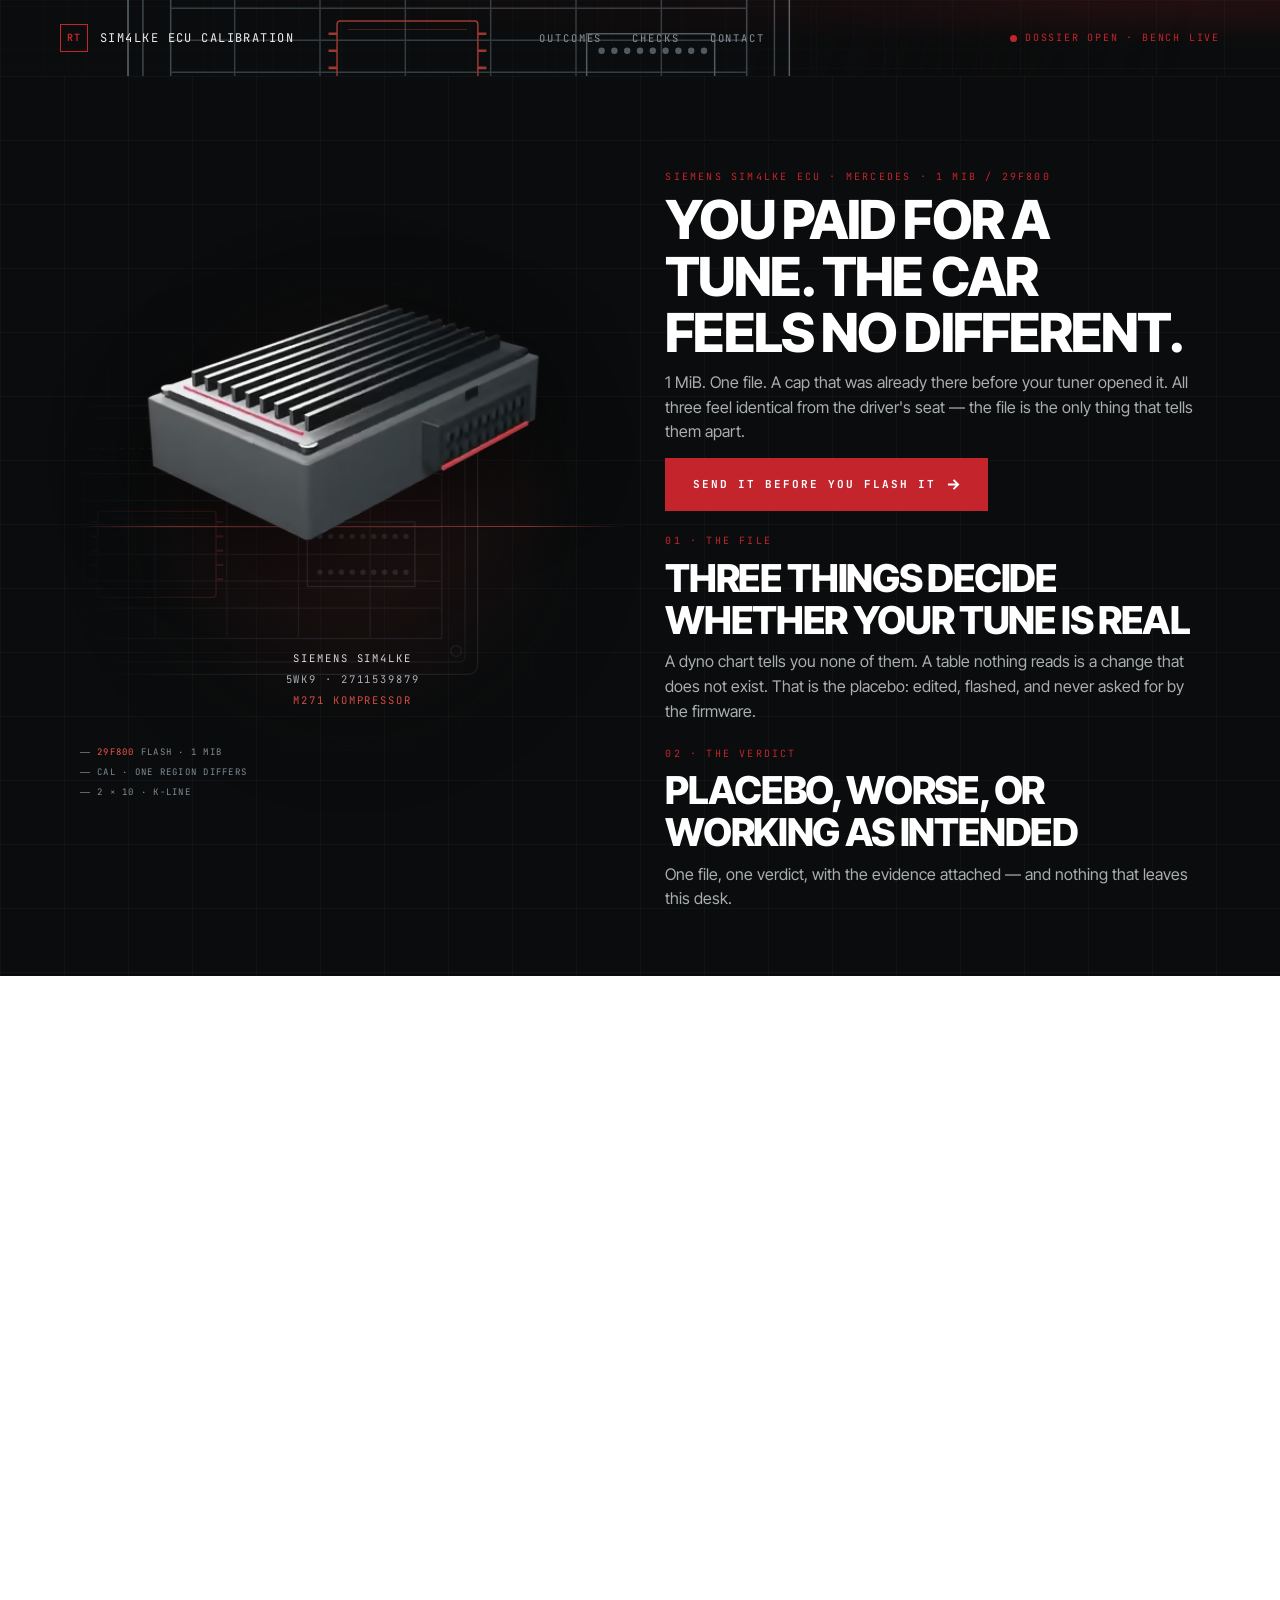
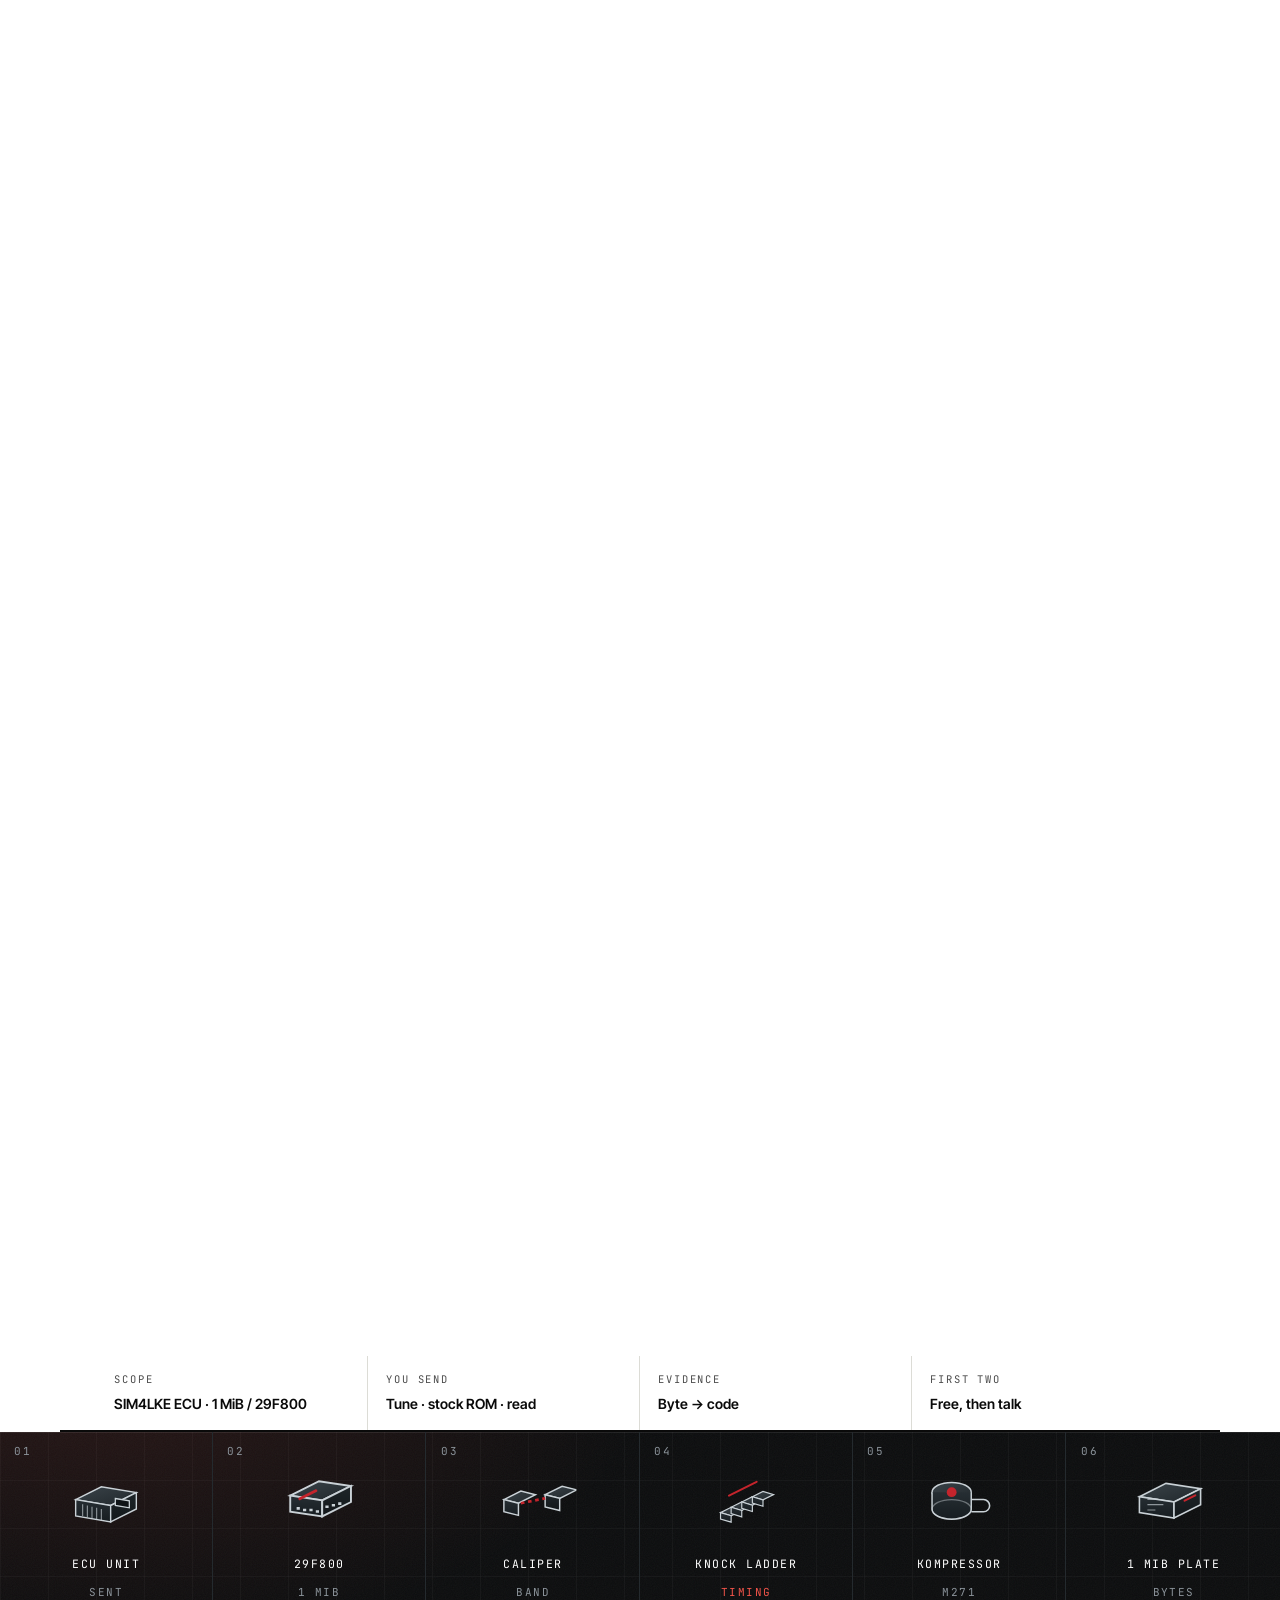
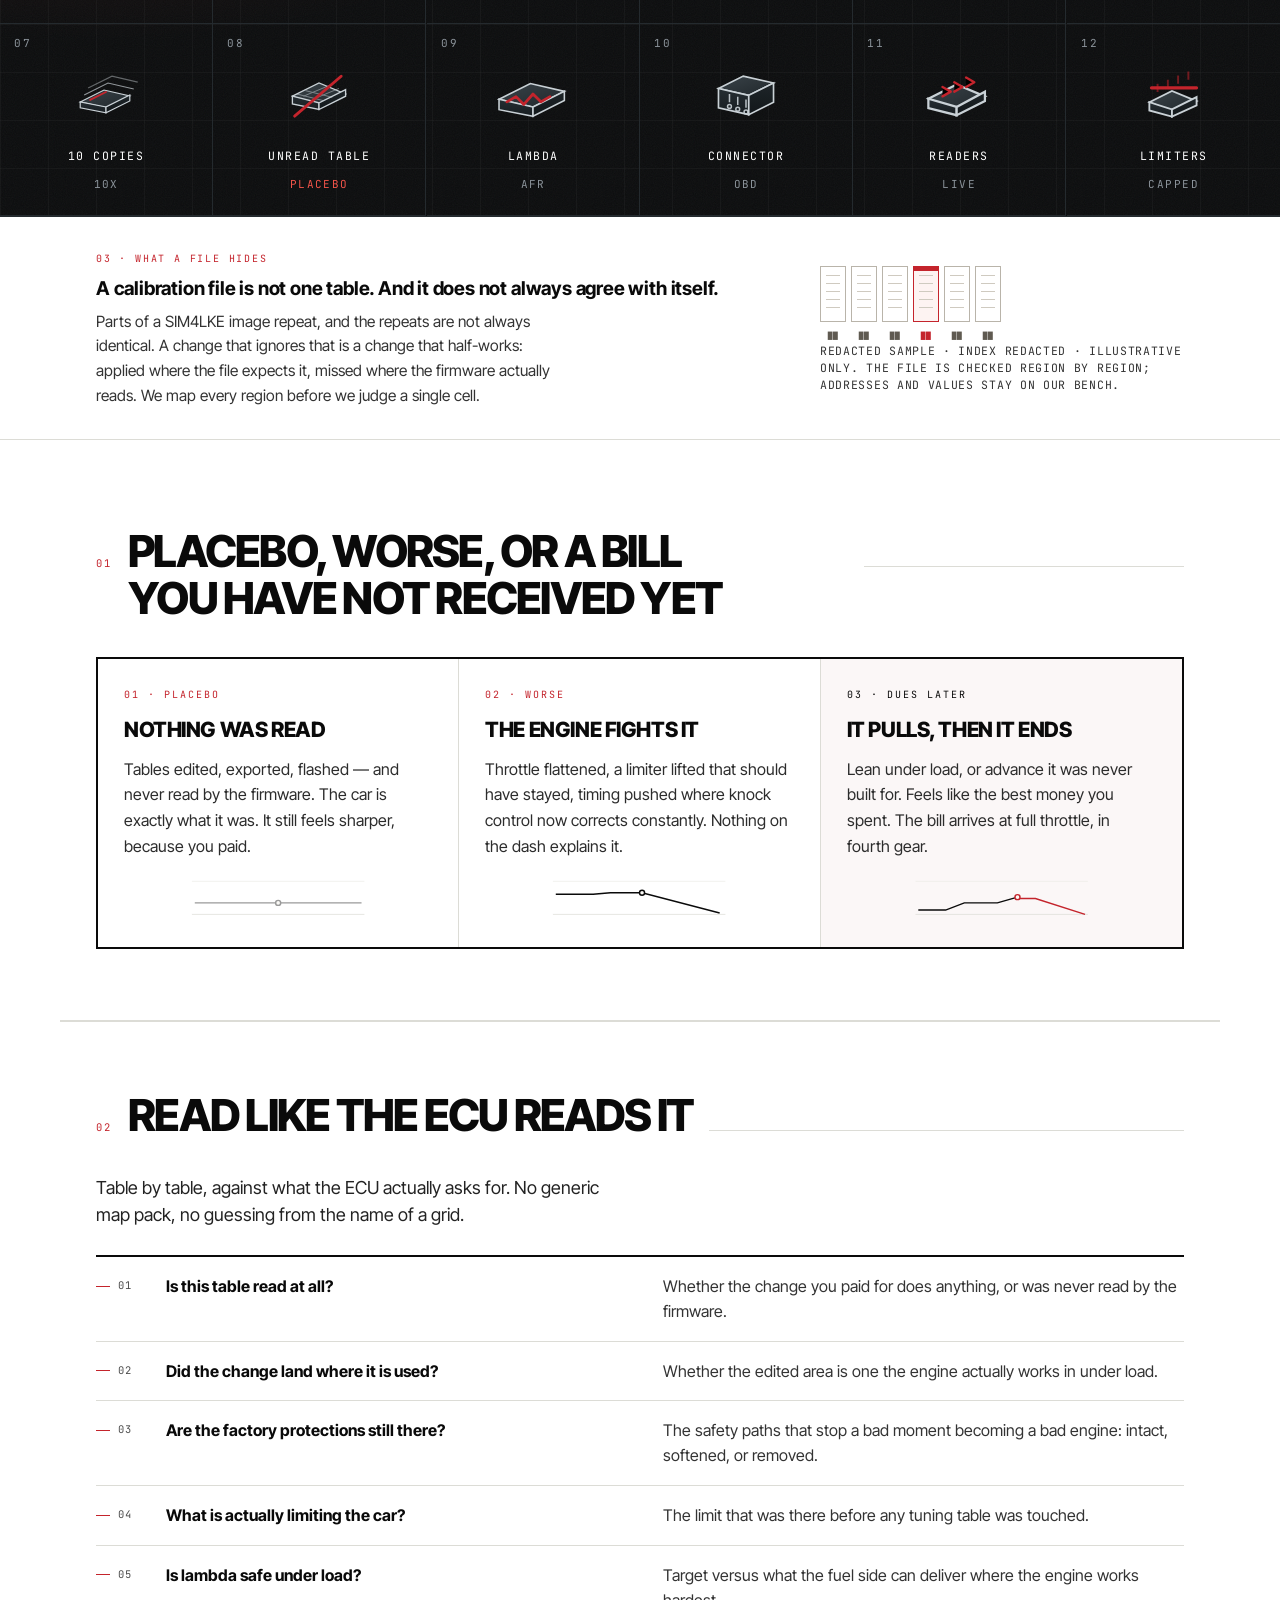
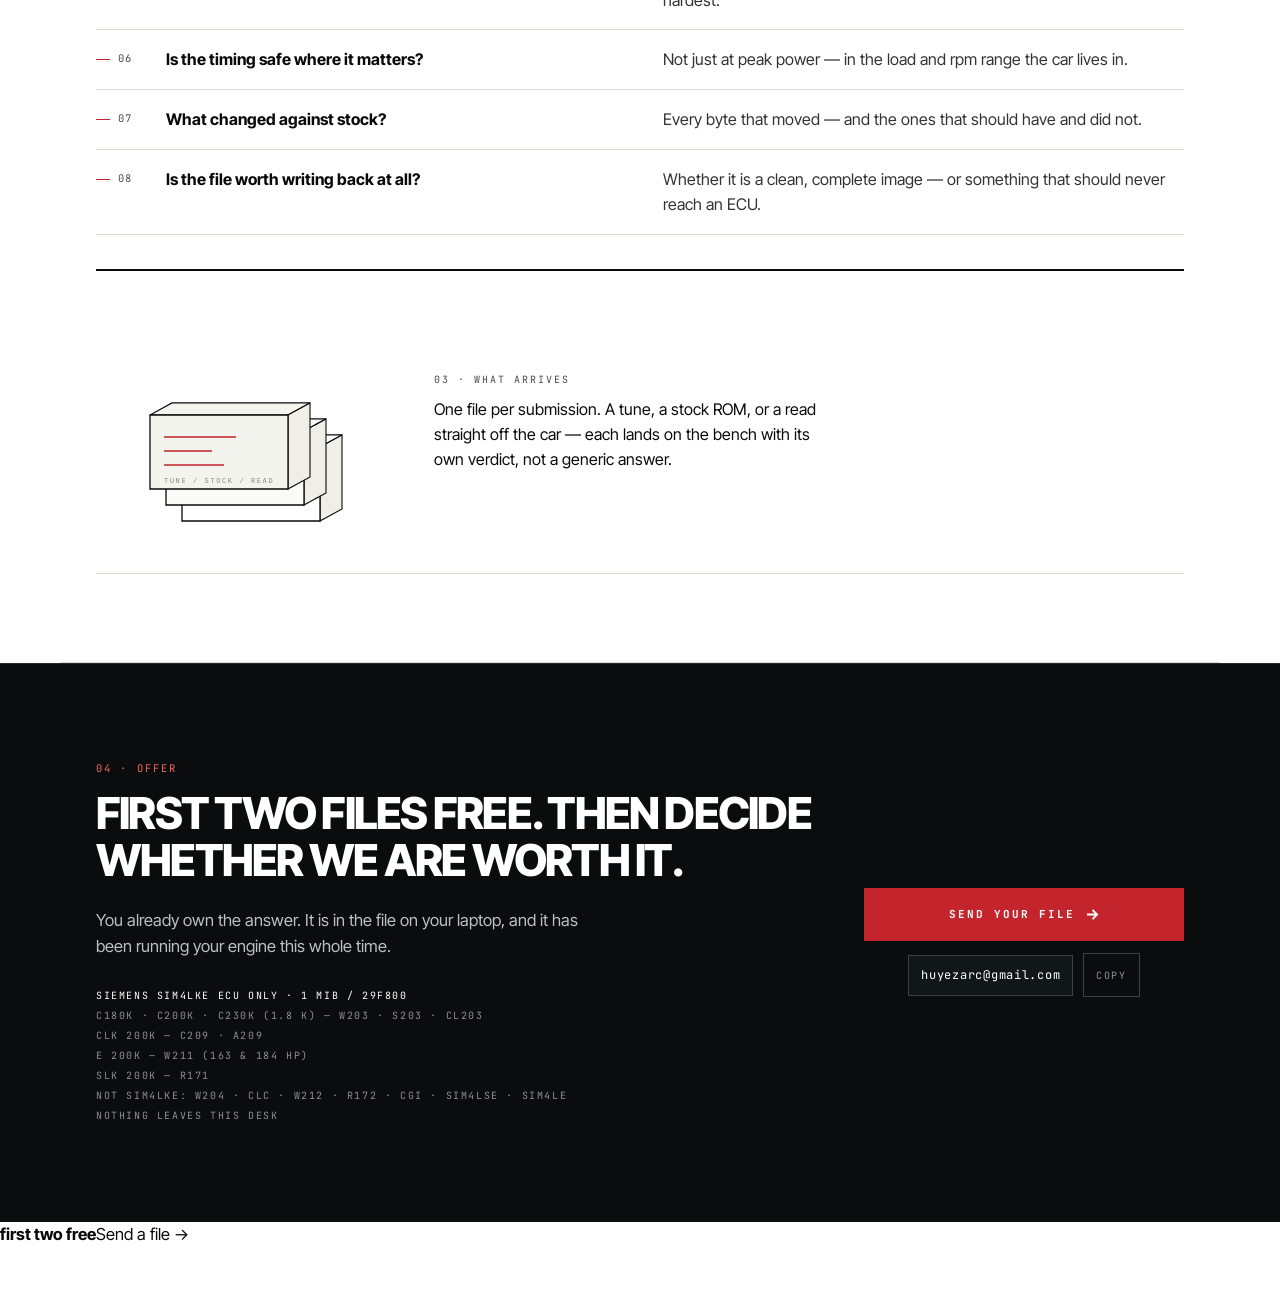
<file: index.html>
<!DOCTYPE html>
<html lang="en">
<head>
<meta charset="utf-8">
<meta name="viewport" content="width=device-width, initial-scale=1">
<title>SIM4LKE ECU Calibration — file verification, first two files free</title>
<meta name="description" content="You paid for a tune and the car feels the same. Send your Siemens SIM4LKE ECU file — a tune, a stock ROM or a read off the car — and find out what is really in it. First two free.">
<link rel="icon" href="assets/favicon.svg" type="image/svg+xml">
<link rel="apple-touch-icon" href="assets/img/apple-touch-icon.png">
<meta property="og:type" content="website">
<meta property="og:title" content="SIM4LKE ECU Calibration — read the file before you flash it">
<meta property="og:description" content="Byte-level verification for Siemens SIM4LKE ECU calibration files. First two files free.">
<meta property="og:image" content="https://iqh360.github.io/RT-SIM4LKE-Calibration/assets/img/og.jpg">
<meta property="og:url" content="https://iqh360.github.io/RT-SIM4LKE-Calibration/">
<meta name="twitter:card" content="summary_large_image">

<link rel="stylesheet" href="assets/style.css">
</head>
<body>
<svg width="0" height="0" style="position:absolute" aria-hidden="true"><defs>
  <linearGradient id="T" x1="0" y1="0" x2="1" y2="1"><stop offset="0" stop-color="#3a4349"/><stop offset="1" stop-color="#20272b"/></linearGradient>
  <linearGradient id="L" x1="0" y1="0" x2="0" y2="1"><stop offset="0" stop-color="#262e33"/><stop offset="1" stop-color="#171d21"/></linearGradient>
  <linearGradient id="R" x1="0" y1="0" x2="0" y2="1"><stop offset="0" stop-color="#1e2529"/><stop offset="1" stop-color="#12171a"/></linearGradient>

  <!-- 1 ECU unit: iso chassis + fins + connector -->
  <symbol id="i-ecu" viewBox="0 0 72 72">
    <path d="M10 34l22-11 30 5-22 11z" fill="url(#T)" stroke="currentColor" stroke-width="1.2"/>
    <path d="M10 34v14l30 5V39z" fill="url(#L)" stroke="currentColor" stroke-width="1.2"/>
    <path d="M40 39v14l22-11V28z" fill="url(#R)" stroke="currentColor" stroke-width="1.2"/>
    <g stroke="currentColor" stroke-width=".9" opacity=".7">
      <path d="M16 38v10M20 39v10M24 40v10M28 41v10M32 42v10"/>
    </g>
    <path d="M44 33l12 2v6l-12-2z" fill="#0f1417" stroke="currentColor" stroke-width="1.1"/>
  </symbol>

  <!-- 2 29F800: iso flat package with pins -->
  <symbol id="i-chip" viewBox="0 0 72 72">
    <path d="M18 32l18-9 20 3-18 9z" fill="url(#T)" stroke="currentColor" stroke-width="1.2"/>
    <path d="M18 32v10l20 3V35z" fill="url(#L)" stroke="currentColor" stroke-width="1.2"/>
    <path d="M38 35v10l18-9V26z" fill="url(#R)" stroke="currentColor" stroke-width="1.2"/>
    <g stroke="currentColor" stroke-width="1.6">
      <path d="M22 40h2M26 41h2M30 41h2M34 42h2"/>
      <path d="M40 39h2M44 38h2M48 37h2"/>
    </g>
    <path d="M24 34l10-5" stroke="#c4242c" stroke-width="1.8" stroke-linecap="round"/>
  </symbol>

  <!-- 3 Caliper: two iso blocks with the band between them -->
  <symbol id="i-caliper" viewBox="0 0 72 72">
    <path d="M12 34l14-7 12 3-14 7z" fill="url(#T)" stroke="currentColor" stroke-width="1.2"/>
    <path d="M12 34v10l12 3V37z" fill="url(#L)" stroke="currentColor" stroke-width="1.2"/>
    <path d="M46 30l14-7 12 3-14 7z" fill="url(#T)" stroke="currentColor" stroke-width="1.2"/>
    <path d="M46 30v10l12 3V33z" fill="url(#R)" stroke="currentColor" stroke-width="1.2"/>
    <path d="M26 37l20-4" stroke="#c4242c" stroke-width="2.2" stroke-dasharray="3 3"/>
  </symbol>

  <!-- 4 Knock ladder: iso stairs -->
  <symbol id="i-knock" viewBox="0 0 72 72">
    <path d="M12 46l10-5 10 3-10 5z" fill="url(#T)" stroke="currentColor" stroke-width="1.1"/>
    <path d="M22 41l10-5 10 3-10 5z" fill="url(#T)" stroke="currentColor" stroke-width="1.1"/>
    <path d="M32 36l10-5 10 3-10 5z" fill="url(#T)" stroke="currentColor" stroke-width="1.1"/>
    <path d="M42 31l10-5 10 3-10 5z" fill="url(#T)" stroke="currentColor" stroke-width="1.1"/>
    <path d="M12 46v6l10 3v-6z" fill="url(#L)" stroke="currentColor" stroke-width="1.1"/>
    <path d="M22 41v6l10 3v-6z" fill="url(#L)" stroke="currentColor" stroke-width="1.1"/>
    <path d="M32 36v6l10 3v-6z" fill="url(#L)" stroke="currentColor" stroke-width="1.1"/>
    <path d="M42 31v6l10 3v-6z" fill="url(#L)" stroke="currentColor" stroke-width="1.1"/>
    <path d="M20 30l26-13" stroke="#c4242c" stroke-width="2" stroke-linecap="round"/>
  </symbol>

  <!-- 5 Kompressor: iso cylinder + outlet -->
  <symbol id="i-comp" viewBox="0 0 72 72">
    <ellipse cx="30" cy="28" rx="16" ry="8" fill="url(#T)" stroke="currentColor" stroke-width="1.2"/>
    <path d="M14 28v14c0 4.4 7.2 8 16 8s16-3.6 16-8V28" fill="url(#L)" stroke="currentColor" stroke-width="1.2"/>
    <ellipse cx="30" cy="42" rx="16" ry="8" fill="none" stroke="currentColor" stroke-width="1" opacity=".45"/>
    <path d="M46 34h10a5 5 0 0 1 0 10H46" fill="none" stroke="currentColor" stroke-width="1.3"/>
    <circle cx="30" cy="28" r="4" fill="#c4242c" stroke="none"/>
  </symbol>

  <!-- 6 1 MiB plate -->
  <symbol id="i-plate" viewBox="0 0 72 72">
    <path d="M10 32l20-10 26 4-20 10z" fill="url(#T)" stroke="currentColor" stroke-width="1.2"/>
    <path d="M10 32v12l26 4V36z" fill="url(#L)" stroke="currentColor" stroke-width="1.2"/>
    <path d="M36 36v12l20-10V26z" fill="url(#R)" stroke="currentColor" stroke-width="1.2"/>
    <g stroke="currentColor" stroke-width=".9" opacity=".65">
      <path d="M16 34h8M16 38h12M16 42h6"/>
    </g>
    <path d="M44 35l8-4" stroke="#c4242c" stroke-width="1.6" stroke-linecap="round"/>
  </symbol>

  <!-- 7 10 copies -->
  <symbol id="i-copies" viewBox="0 0 72 72">
    <path d="M10 44l24-12 26 6-24 12z" fill="url(#T)" stroke="currentColor" stroke-width="1.2"/>
    <path d="M10 44v6l26 5v-6z" fill="url(#L)" stroke="currentColor" stroke-width="1.2"/>
    <path d="M36 49v6l24-12v-6z" fill="url(#R)" stroke="currentColor" stroke-width="1.2"/>
    <path d="M14 37l24-12 26 6" fill="none" stroke="currentColor" stroke-width="1.1" opacity=".7"/>
    <path d="M18 30l24-12 26 6" fill="none" stroke="currentColor" stroke-width="1.1" opacity=".45"/>
    <path d="M20 42l16-8" stroke="#c4242c" stroke-width="1.9" stroke-linecap="round"/>
  </symbol>

  <!-- 8 unread table -->
  <symbol id="i-unread" viewBox="0 0 72 72">
    <path d="M12 38l24-12 24 10-24 12z" fill="url(#T)" stroke="currentColor" stroke-width="1.2"/>
    <path d="M12 38v7l24 5v-6z" fill="url(#L)" stroke="currentColor" stroke-width="1.2"/>
    <path d="M36 44v6l24-12v-6z" fill="url(#R)" stroke="currentColor" stroke-width="1.2"/>
    <g stroke="currentColor" stroke-width=".9" opacity=".5">
      <path d="M22 38l24-10M30 41l24-10M16 36l24 6M24 33l24 6"/>
    </g>
    <path d="M14 56L56 20" stroke="#c4242c" stroke-width="2.6" stroke-linecap="round"/>
  </symbol>

  <!-- 9 lambda plate -->
  <symbol id="i-lambda" viewBox="0 0 72 72">
    <path d="M10 40l24-12 26 6-24 12z" fill="url(#T)" stroke="currentColor" stroke-width="1.2"/>
    <path d="M10 40v8l26 5v-7z" fill="url(#L)" stroke="currentColor" stroke-width="1.2"/>
    <path d="M36 46v7l24-12v-7z" fill="url(#R)" stroke="currentColor" stroke-width="1.2"/>
    <path d="M16 42l7-4 6 6 7-8 6 6 7-4" fill="none" stroke="#c4242c" stroke-width="2.1"
          stroke-linejoin="round" stroke-linecap="round"/>
  </symbol>

  <!-- 10 connector -->
  <symbol id="i-conn" viewBox="0 0 72 72">
    <path d="M16 32l18-9 22 5-18 9z" fill="url(#T)" stroke="currentColor" stroke-width="1.2"/>
    <path d="M16 32v14l22 5V37z" fill="url(#L)" stroke="currentColor" stroke-width="1.2"/>
    <path d="M38 37v14l18-9V28z" fill="url(#R)" stroke="currentColor" stroke-width="1.2"/>
    <g fill="none" stroke="currentColor" stroke-width="1.1" opacity=".9">
      <path d="M24 36v6M30 38v6M36 40v6"/>
      <circle cx="24" cy="45" r="1.4"/><circle cx="30" cy="47" r="1.4"/><circle cx="36" cy="49" r="1.4"/>
    </g>
  </symbol>

  <symbol id="i-readers" viewBox="0 0 72 72">
    <path d="M10 40l24-12 24 10-24 12z" fill="url(#T)" stroke="currentColor" stroke-width="1.9"/>
    <path d="M10 40v8l24 6v-7z" fill="url(#L)" stroke="currentColor" stroke-width="1.9"/>
    <path d="M34 47v7l24-12v-8z" fill="url(#R)" stroke="currentColor" stroke-width="1.9"/>
    <g stroke="#c4242c" stroke-width="2" stroke-linecap="round" stroke-linejoin="round">
      <path d="M22 30l7 4-7 4"/><path d="M32 26l7 4-7 4"/><path d="M42 22l7 4-7 4"/>
    </g>
  </symbol>
  <symbol id="i-limiter" viewBox="0 0 72 72">
    <path d="M12 44l22-11 24 10-22 11z" fill="url(#T)" stroke="currentColor" stroke-width="1.8"/>
    <path d="M12 44v8l22 6v-7z" fill="url(#L)" stroke="currentColor" stroke-width="1.8"/>
    <path d="M34 51v7l24-11v-8z" fill="url(#R)" stroke="currentColor" stroke-width="1.8"/>
    <path d="M14 30h44" stroke="#c4242c" stroke-width="3" stroke-linecap="round"/>
    <path d="M20 26v8M30 22v8M40 18v8M50 14v8" stroke="#c4242c" stroke-width="1.9" opacity=".55"/>
  </symbol>
</defs></svg>
<div class="prog" aria-hidden="true"></div>
<header class="hero-dark">
<svg class="blueprint" viewBox="0 0 1200 700" preserveAspectRatio="xMidYMid slice" aria-hidden="true">
 <defs>
  <pattern id="bp-grid" width="40" height="40" patternUnits="userSpaceOnUse">
    <path d="M40 0H0V40" fill="none" stroke="#1c2328" stroke-width="1"/>
  </pattern>
 </defs>
 <rect width="1200" height="700" fill="#0b0c0d"/>
 <rect width="1200" height="700" fill="url(#bp-grid)" opacity=".55"/>

 <g transform="translate(120 96)" stroke="#8fa0a8" fill="none" stroke-width="1.4">
  <!-- enclosure -->
  <rect x="0" y="120" width="620" height="300" rx="10"/>
  <rect x="14" y="134" width="592" height="272" rx="6" stroke="#5d6c75"/>
  <!-- lid lip + seam -->
  <path d="M0 168h620" stroke="#5d6c75" stroke-dasharray="6 5"/>

  <!-- heatsink fins -->
  <g stroke="#7c8b93">
   <path d="M40 60v52M64 52v60M88 44v68M112 36v76M136 28v84M160 20v92M184 12v100M208 4v108"/>
  </g>
  <path d="M28 120h208" stroke="#7c8b93"/>

  <!-- pcb -->
  <rect x="40" y="196" width="540" height="184" stroke="#5d6c75"/>
  <g stroke="#4a5a63">
   <path d="M40 226h540M40 256h540M40 286h540M40 316h540M40 346h540"/>
   <path d="M100 196v184M180 196v184M260 196v184M340 196v184M420 196v184M500 196v184"/>
  </g>

  <!-- the flash chip (accent) -->
  <g stroke="#f2544a">
   <rect x="196" y="238" width="132" height="96" rx="3"/>
   <g stroke="#f2544a" stroke-width="2.4">
    <path d="M188 250h8M188 266h8M188 282h8M188 298h8M188 314h8"/>
    <path d="M328 250h8M328 266h8M328 282h8M328 298h8M328 314h8"/>
   </g>
   <path d="M206 246h112" stroke-width=".8" opacity=".5"/>
  </g>

  <!-- connector block: 2 x 10 -->
  <rect x="430" y="250" width="120" height="72" stroke="#7c8b93"/>
  <g fill="#7c8b93" stroke="none">
   <!-- row 1 -->
   <g>
    <circle cx="444" cy="266" r="3"/><circle cx="456" cy="266" r="3"/><circle cx="468" cy="266" r="3"/>
    <circle cx="480" cy="266" r="3"/><circle cx="492" cy="266" r="3"/><circle cx="504" cy="266" r="3"/>
    <circle cx="516" cy="266" r="3"/><circle cx="528" cy="266" r="3"/><circle cx="540" cy="266" r="3"/>
   </g>
   <!-- row 2 -->
   <g>
    <circle cx="444" cy="306" r="3"/><circle cx="456" cy="306" r="3"/><circle cx="468" cy="306" r="3"/>
    <circle cx="480" cy="306" r="3"/><circle cx="492" cy="306" r="3"/><circle cx="504" cy="306" r="3"/>
    <circle cx="516" cy="306" r="3"/><circle cx="528" cy="306" r="3"/><circle cx="540" cy="306" r="3"/>
   </g>
  </g>

  <!-- mounting bosses -->
  <g stroke="#7c8b93">
   <circle cx="24" cy="146" r="6"/><circle cx="596" cy="146" r="6"/>
   <circle cx="24" cy="394" r="6"/><circle cx="596" cy="394" r="6"/>
  </g>
 </g>

 <!-- callouts -->
 <g font-family="ui-monospace,monospace" font-size="13" letter-spacing="1.6" fill="#a9b5bb">
  <path d="M330 300 L470 300 L520 250" stroke="#f2544a" stroke-width="1.2" fill="none"/>
  <text x="476" y="243" fill="#f2544a">29F800 · 1 MiB</text>

  <path d="M520 240 L700 240 L740 200" stroke="#8fa0a8" stroke-width="1.2" fill="none"/>
  <text x="700" y="192">2 × 10 · K-LINE</text>

  <path d="M170 40 L170 8 L300 8" stroke="#8fa0a8" stroke-width="1.2" fill="none"/>
  <text x="308" y="13">FINS · PASSIVE</text>

  <path d="M60 520 L60 560 L250 560" stroke="#8fa0a8" stroke-width="1.2" fill="none"/>
  <text x="258" y="565">CAL · REGIONS VARY</text>
 </g>

 <!-- dimension -->
 <g stroke="#5d6c75" stroke-width="1" fill="#93a1a8" font-family="ui-monospace,monospace" font-size="11">
  <path d="M120 470h620" stroke-dasharray="4 4"/>
  <path d="M120 462v16M740 462v16"/>
  <text x="392" y="492" fill="#7c8b93">1 MiB</text>
 </g>
</svg>
  <div class="hdbar">
    <div class="hdwrap">
      <a class="hdbrand" href="index.html"><span class="mark">RT</span> SIM4LKE ECU Calibration</a>
      <nav class="hdnav" aria-label="Page sections"><a href="#outcomes">Outcomes</a><a href="#checks">Checks</a><a href="contact.html">Contact</a></nav>
      <span class="live"><i></i>dossier open &#183; bench live</span>
    </div>
  </div>
</header>

<main>

<div class="pin" id="pin">
  <div class="sticky">
    <div class="visual" aria-hidden="true">
      <div class="benchbg"><svg class="blueprint" viewBox="0 0 1200 700" preserveAspectRatio="xMidYMid slice" aria-hidden="true">
 <defs>
  <pattern id="bp-grid" width="40" height="40" patternUnits="userSpaceOnUse">
    <path d="M40 0H0V40" fill="none" stroke="#1c2328" stroke-width="1"/>
  </pattern>
 </defs>
 <rect width="1200" height="700" fill="#0b0c0d"/>
 <rect width="1200" height="700" fill="url(#bp-grid)" opacity=".55"/>

 <g transform="translate(120 96)" stroke="#8fa0a8" fill="none" stroke-width="1.4">
  <!-- enclosure -->
  <rect x="0" y="120" width="620" height="300" rx="10"/>
  <rect x="14" y="134" width="592" height="272" rx="6" stroke="#5d6c75"/>
  <!-- lid lip + seam -->
  <path d="M0 168h620" stroke="#5d6c75" stroke-dasharray="6 5"/>

  <!-- heatsink fins -->
  <g stroke="#7c8b93">
   <path d="M40 60v52M64 52v60M88 44v68M112 36v76M136 28v84M160 20v92M184 12v100M208 4v108"/>
  </g>
  <path d="M28 120h208" stroke="#7c8b93"/>

  <!-- pcb -->
  <rect x="40" y="196" width="540" height="184" stroke="#5d6c75"/>
  <g stroke="#4a5a63">
   <path d="M40 226h540M40 256h540M40 286h540M40 316h540M40 346h540"/>
   <path d="M100 196v184M180 196v184M260 196v184M340 196v184M420 196v184M500 196v184"/>
  </g>

  <!-- the flash chip (accent) -->
  <g stroke="#f2544a">
   <rect x="196" y="238" width="132" height="96" rx="3"/>
   <g stroke="#f2544a" stroke-width="2.4">
    <path d="M188 250h8M188 266h8M188 282h8M188 298h8M188 314h8"/>
    <path d="M328 250h8M328 266h8M328 282h8M328 298h8M328 314h8"/>
   </g>
   <path d="M206 246h112" stroke-width=".8" opacity=".5"/>
  </g>

  <!-- connector block: 2 x 10 -->
  <rect x="430" y="250" width="120" height="72" stroke="#7c8b93"/>
  <g fill="#7c8b93" stroke="none">
   <!-- row 1 -->
   <g>
    <circle cx="444" cy="266" r="3"/><circle cx="456" cy="266" r="3"/><circle cx="468" cy="266" r="3"/>
    <circle cx="480" cy="266" r="3"/><circle cx="492" cy="266" r="3"/><circle cx="504" cy="266" r="3"/>
    <circle cx="516" cy="266" r="3"/><circle cx="528" cy="266" r="3"/><circle cx="540" cy="266" r="3"/>
   </g>
   <!-- row 2 -->
   <g>
    <circle cx="444" cy="306" r="3"/><circle cx="456" cy="306" r="3"/><circle cx="468" cy="306" r="3"/>
    <circle cx="480" cy="306" r="3"/><circle cx="492" cy="306" r="3"/><circle cx="504" cy="306" r="3"/>
    <circle cx="516" cy="306" r="3"/><circle cx="528" cy="306" r="3"/><circle cx="540" cy="306" r="3"/>
   </g>
  </g>

  <!-- mounting bosses -->
  <g stroke="#7c8b93">
   <circle cx="24" cy="146" r="6"/><circle cx="596" cy="146" r="6"/>
   <circle cx="24" cy="394" r="6"/><circle cx="596" cy="394" r="6"/>
  </g>
 </g>

 </svg></div>
      <div class="scene" id="scene">
        <div class="face f-top"></div><div class="face f-bottom"></div>
        <div class="face f-left"></div><div class="face f-right"></div>
        <div class="face f-front"><div class="fins"><i></i><i></i><i></i><i></i><i></i><i></i><i></i><i></i><i></i><i></i></div></div>
        <div class="face f-back"></div>
        <div class="deckface">
          <div>SIEMENS <b>SIM4LKE</b><br>5WK9 &#183; 2711539879<br>M271 KOMPRESSOR</div>
          <div class="pins"><i></i><i></i><i></i><i></i><i></i><i></i><i></i><i></i></div>
        </div>
        <div class="conn"><i></i><i></i></div>
      </div>
      <div class="chipcard"><div><b>29F800</b><span>1 MiB &#183; PSOP-44</span></div></div>
      <div class="callouts" aria-hidden="true">
        <span><b>29F800</b> flash &#183; 1 MiB</span>
        <span>cal &#183; one region differs</span>
        <span>2 &#215; 10 &#183; k-line</span>
      </div>
      <picture class="turbine">
        <source media="(min-width:981px)" type="image/avif" srcset="assets/img/ecu-turntable.avif">
        <source media="(min-width:981px)" type="image/webp" srcset="assets/img/ecu-turntable.webp">
        <img src="assets/img/turntable-blank.svg"
             alt="Siemens SIM4LKE ECU, M271 Kompressor" decoding="async" width="400" height="238">
      </picture>
      <div class="specplate" aria-hidden="true"><b>SIEMENS SIM4LKE</b><span>5WK9 &#183; 2711539879</span><i>M271 KOMPRESSOR</i></div>
      <div class="scan" aria-hidden="true"></div>
      <div class="stampwrap"><div class="stamp2"><b>EXAMINED</b><span>EVERY BYTE &#183; EVERY READER</span></div></div>
    </div>

    <div class="steps" id="steps">
      <div class="step on" data-step="1">
        <div class="k">Siemens SIM4LKE ECU &#183; Mercedes &#183; 1 MiB / 29F800</div>
        <h1>You paid for a tune. The car feels no different.</h1>
        <p>1 MiB. One file. A cap that was already there before your tuner opened it.
          All three feel identical from the driver's seat &#8212; the file is the only thing that tells them
          apart.</p>
        <div class="cta"><a class="btn" href="mailto:huyezarc@gmail.com?subject=My%20tune%20file%20-%20open%20it%20before%20I%20flash%20it&amp;body=My%20SIM4LKE%20ECU%20file%20is%20attached.%0A%0AIt%20is%3A%20a%20tune%20%2F%20a%20stock%20ROM%20%2F%20a%20read%20off%20the%20car%0AWhat%20I%20want%20to%20know%3A%20">Send it before you flash it <svg width="13" height="13" viewBox="0 0 14 14" fill="none" aria-hidden="true"><path d="M1 7h11M7 2l5 5-5 5" stroke="currentColor" stroke-width="2"/></svg></a></div>
      </div>
      <div class="step" data-step="2">
        <div class="k">01 &#183; the file</div>
        <h2>Three things decide whether your tune is real</h2>
        <p>A dyno chart tells you none of them. A table nothing reads is a change that does not exist. That is the placebo: edited, flashed,
          and never asked for by the firmware.</p>
      </div>
      <div class="step" data-step="3">
        <div class="k">02 &#183; the verdict</div>
        <h2>Placebo, worse, or working as intended</h2>
        <p>One file, one verdict, with the evidence attached &#8212; and nothing that leaves this desk.</p>
      </div>
    </div>
  </div>
</div>

<dl class="wrap scoperow">
  <div><dt>Scope</dt><dd>SIM4LKE ECU &#183; 1 MiB / 29F800</dd></div>
  <div><dt>You send</dt><dd>Tune &#183; stock ROM &#183; read</dd></div>
  <div><dt>Evidence</dt><dd>Byte &#8594; code</dd></div>
  <div><dt>First two</dt><dd>Free, then talk</dd></div>
</dl>

<div class="iconslab"><div class="strip">
    <div class="tile"><span class="idx">01</span><svg viewBox="0 0 72 72" style="--s:1.0" aria-hidden="true"><use href="#i-ecu"/></svg><span class="k">ECU unit</span><span class="v">SENT</span></div>
    <div class="tile"><span class="idx">02</span><svg viewBox="0 0 72 72" style="--s:1.37" aria-hidden="true"><use href="#i-chip"/></svg><span class="k">29F800</span><span class="v">1 MiB</span></div>
    <div class="tile"><span class="idx">03</span><svg viewBox="0 0 72 72" style="--s:1.04" aria-hidden="true"><use href="#i-caliper"/></svg><span class="k">Caliper</span><span class="v">BAND</span></div>
    <div class="tile"><span class="idx">04</span><svg viewBox="0 0 72 72" style="--s:0.91" aria-hidden="true"><use href="#i-knock"/></svg><span class="k">Knock ladder</span><span class="v hot">TIMING</span></div>
    <div class="tile"><span class="idx">05</span><svg viewBox="0 0 72 72" style="--s:1.05" aria-hidden="true"><use href="#i-comp"/></svg><span class="k">Kompressor</span><span class="v">M271</span></div>
    <div class="tile"><span class="idx">06</span><svg viewBox="0 0 72 72" style="--s:1.14" aria-hidden="true"><use href="#i-plate"/></svg><span class="k">1 MiB plate</span><span class="v">BYTES</span></div>
    <div class="tile"><span class="idx">07</span><svg viewBox="0 0 72 72" style="--s:0.85" aria-hidden="true"><use href="#i-copies"/></svg><span class="k">10 copies</span><span class="v">10x</span></div>
    <div class="tile"><span class="idx">08</span><svg viewBox="0 0 72 72" style="--s:0.95" aria-hidden="true"><use href="#i-unread"/></svg><span class="k">Unread table</span><span class="v hot">PLACEBO</span></div>
    <div class="tile"><span class="idx">09</span><svg viewBox="0 0 72 72" style="--s:1.12" aria-hidden="true"><use href="#i-lambda"/></svg><span class="k">Lambda</span><span class="v">AFR</span></div>
    <div class="tile"><span class="idx">10</span><svg viewBox="0 0 72 72" style="--s:1.18" aria-hidden="true"><use href="#i-conn"/></svg><span class="k">Connector</span><span class="v">OBD</span></div>
    <div class="tile"><span class="idx">11</span><svg viewBox="0 0 72 72" style="--s:1.01" aria-hidden="true"><use href="#i-readers"/></svg><span class="k">Readers</span><span class="v">LIVE</span></div>
    <div class="tile"><span class="idx">12</span><svg viewBox="0 0 72 72" style="--s:0.88" aria-hidden="true"><use href="#i-limiter"/></svg><span class="k">Limiters</span><span class="v">CAPPED</span></div>
</div></div><section class="evband" id="evidence"><div class="wrap in">
  <div>
    <div class="lbl">03 &#183; what a file hides</div>
    <h3>A calibration file is not one table. And it does not always agree with itself.</h3>
    <p>Parts of a SIM4LKE image repeat, and the repeats are not always identical. A change that ignores that is a change that half-works: applied where the file expects it, missed where the firmware actually reads. We map every region before we judge a single cell.</p>
  </div>
  <div>
    <div class="row"><div class="cpy"></div><div class="cpy"></div><div class="cpy"></div><div class="cpy alt"></div><div class="cpy"></div><div class="cpy"></div></div>
    <div class="idx"><span class="">&#9608;&#9608;</span><span class="">&#9608;&#9608;</span><span class="">&#9608;&#9608;</span><span class="hot">&#9608;&#9608;</span><span class="">&#9608;&#9608;</span><span class="">&#9608;&#9608;</span></div>
    <p class="rednote">Redacted sample &#183; index redacted &#183; illustrative only. The file is checked region by region; addresses and values stay on our bench.</p>
  </div>
</div></section>

<section id="outcomes" class="wrap">
  <div class="lab"><span class="n">01</span><h2>Placebo, worse, or a bill you have not received yet</h2><span class="t"></span></div>
  <div class="three">
    <article>
      <div class="k">01 &#183; Placebo</div>
      <h3>Nothing was read</h3>
      <p>Tables edited, exported, flashed &#8212; and never read by the firmware. The car is exactly what it
        was. It still feels sharper, because you paid.</p>
      <svg viewBox="0 0 240 64" role="img" aria-label="Flat trace: nothing changed">
        <line x1="0" y1="6" x2="240" y2="6" stroke="#EDEDE8"/>
        <line x1="0" y1="52" x2="240" y2="52" stroke="#DCDCD6"/>
        
        <path d="M4 36h232" stroke="#9A9A9A" stroke-width="2"/>
        <circle cx="120" cy="36" r="3.5" fill="#FBFAF7" stroke="#9A9A9A" stroke-width="2"/>
      </svg>
    </article>
    <article>
      <div class="k">02 &#183; Worse</div>
      <h3>The engine fights it</h3>
      <p>Throttle flattened, a limiter lifted that should have stayed, timing pushed where knock control now
        corrects constantly. Nothing on the dash explains it.</p>
      <svg viewBox="0 0 240 64" role="img" aria-label="Trace falling away">
        <line x1="0" y1="6" x2="240" y2="6" stroke="#EDEDE8"/>
        <line x1="0" y1="52" x2="240" y2="52" stroke="#DCDCD6"/>
        
        <path d="M4 24h52l24-2h44l108 28" stroke="#0A0A0A" stroke-width="2" fill="none"/>
        <circle cx="124" cy="22" r="3.5" fill="#FBFAF7" stroke="#0A0A0A" stroke-width="2"/>
      </svg>
    </article>
    <article>
      <div class="k" style="color:#0A0A0A">03 &#183; Dues later</div>
      <h3>It pulls, then it ends</h3>
      <p>Lean under load, or advance it was never built for. Feels like the best money you spent. The bill
        arrives at full throttle, in fourth gear.</p>
      <svg viewBox="0 0 240 64" role="img" aria-label="Trace rising then dropping hard">
        <line x1="0" y1="6" x2="240" y2="6" stroke="#EDEDE8"/>
        <line x1="0" y1="52" x2="240" y2="52" stroke="#DCDCD6"/>
        
        <path d="M4 46h38l26-10h46l28-8" stroke="#0A0A0A" stroke-width="2" fill="none"/>
        <circle cx="142" cy="28" r="3.5" fill="#FBFAF7" stroke="#C4242C" stroke-width="2"/>
        <path d="M145 30h22l69 22" stroke="#C4242C" stroke-width="2" fill="none"/>
      </svg>
    </article>
  </div>
</section>

<section id="checks" class="wrap">
  <div class="lab"><span class="n">02</span><h2>Read like the ECU reads it</h2><span class="t"></span></div>
  <p class="lede" style="margin-bottom:26px">Table by table, against what the ECU actually asks for. No generic map
    pack, no guessing from the name of a grid.</p>
  <div class="checklist">
    <div class="row"><span class="i">01</span><span class="q">Is this table read at all?</span><span class="a">Whether the change you paid for does anything, or was never read by the firmware.</span></div>
    <div class="row"><span class="i">02</span><span class="q">Did the change land where it is used?</span><span class="a">Whether the edited area is one the engine actually works in under load.</span></div>
    <div class="row"><span class="i">03</span><span class="q">Are the factory protections still there?</span><span class="a">The safety paths that stop a bad moment becoming a bad engine: intact, softened, or removed.</span></div>
    <div class="row"><span class="i">04</span><span class="q">What is actually limiting the car?</span><span class="a">The limit that was there before any tuning table was touched.</span></div>
    <div class="row"><span class="i">05</span><span class="q">Is lambda safe under load?</span><span class="a">Target versus what the fuel side can deliver where the engine works hardest.</span></div>
    <div class="row"><span class="i">06</span><span class="q">Is the timing safe where it matters?</span><span class="a">Not just at peak power &#8212; in the load and rpm range the car lives in.</span></div>
    <div class="row"><span class="i">07</span><span class="q">What changed against stock?</span><span class="a">Every byte that moved &#8212; and the ones that should have and did not.</span></div>
    <div class="row"><span class="i">08</span><span class="q">Is the file worth writing back at all?</span><span class="a">Whether it is a clean, complete image &#8212; or something that should never reach an ECU.</span></div>
  </div>
  <div class="stack3d"><svg viewBox="0 0 300 250" role="img" aria-label="Three stacked calibration file slabs drawn isometrically"><polygon points="86,150 108,137.9 246,137.9 224,150" fill="#FFFFFF" stroke="#0A0A0A" stroke-width="1.1"/><polygon points="224,150 246,137.9 246,211.9 224,224" fill="#EFEFE8" stroke="#0A0A0A" stroke-width="1.1"/><polygon points="86,150 224,150 224,224 86,224" fill="#FFFFFF" stroke="#0A0A0A" stroke-width="1.3"/><polygon points="70,134 92,121.9 230,121.9 208,134" fill="#FAFAF6" stroke="#0A0A0A" stroke-width="1.1"/><polygon points="208,134 230,121.9 230,195.9 208,208" fill="#EFEFE8" stroke="#0A0A0A" stroke-width="1.1"/><polygon points="70,134 208,134 208,208 70,208" fill="#FAFAF6" stroke="#0A0A0A" stroke-width="1.3"/><polygon points="54,118 76,105.9 214,105.9 192,118" fill="#F4F4EE" stroke="#0A0A0A" stroke-width="1.1"/><polygon points="192,118 214,105.9 214,179.9 192,192" fill="#EFEFE8" stroke="#0A0A0A" stroke-width="1.1"/><polygon points="54,118 192,118 192,192 54,192" fill="#F4F4EE" stroke="#0A0A0A" stroke-width="1.3"/><path d="M68 140h72M68 154h48M68 168h60" stroke="#C4242C" stroke-width="1.4"/><text x="68" y="186" font-family="Cascadia Mono,Consolas,monospace" font-size="7" letter-spacing="1.6" fill="#8C8C86">TUNE / STOCK / READ</text></svg>
    <div><div class="cap">03 &#183; what arrives</div>
      <p>One file per submission. A tune, a stock ROM, or a read straight off the car &#8212; each lands on the
        bench with its own verdict, not a generic answer.</p></div>
  </div>
</section>

<div class="offer" id="contact">
  <div class="wrap in">
    <div>
      <div class="mono" style="color:#C4242C">04 &#183; offer</div>
      <h2 style="margin-top:14px">First two files free. Then decide whether we are worth it.</h2>
      <p>You already own the answer. It is in the file on your laptop, and it has been running your engine
        this whole time.</p>
      <div class="scope2">
        <b>SIEMENS SIM4LKE ECU ONLY &#183; 1 MiB / 29F800</b><br>
        C180K &#183; C200K &#183; C230K (1.8 K) &#8212; W203 &#183; S203 &#183; CL203<br>
        CLK 200K &#8212; C209 &#183; A209<br>
        E 200K &#8212; W211 (163 &amp; 184 HP)<br>
        SLK 200K &#8212; R171<br>
        NOT SIM4LKE: W204 &#183; CLC &#183; W212 &#183; R172 &#183; CGI &#183; SIM4LSE &#183; SIM4LE<br>
        NOTHING LEAVES THIS DESK
      </div>
    </div>
    <div style="display:grid;gap:12px">
      <a class="btn" href="mailto:huyezarc@gmail.com?subject=My%20tune%20file%20-%20open%20it%20before%20I%20flash%20it&amp;body=My%20SIM4LKE%20ECU%20file%20is%20attached.%0A%0AIt%20is%3A%20a%20tune%20%2F%20a%20stock%20ROM%20%2F%20a%20read%20off%20the%20car%0AWhat%20I%20want%20to%20know%3A%20" style="justify-content:center">Send your file <svg width="13" height="13" viewBox="0 0 14 14" fill="none" aria-hidden="true"><path d="M1 7h11M7 2l5 5-5 5" stroke="currentColor" stroke-width="2"/></svg></a>
      <div class="copyrow" style="justify-content:center;margin-top:0">
        <code>huyezarc@gmail.com</code>
        <button type="button" id="copyMail" data-mail="huyezarc@gmail.com">copy</button>
      </div>
    </div>
  </div>
</div>
</main>
<nav class="rail" aria-label="Sections"><a href="#outcomes">01 outcomes</a><a href="#checks">02 checks</a><a href="#evidence">03 evidence</a><a href="#contact">04 offer</a></nav>
<div class="gprog" aria-hidden="true"><i></i></div>
<div class="barcta" aria-hidden="true"><b>first two free</b><a href="mailto:huyezarc@gmail.com?subject=My%20tune%20file%20-%20open%20it%20before%20I%20flash%20it&amp;body=My%20SIM4LKE%20ECU%20file%20is%20attached.%0A%0AIt%20is%3A%20a%20tune%20%2F%20a%20stock%20ROM%20%2F%20a%20read%20off%20the%20car%0AWhat%20I%20want%20to%20know%3A%20">Send a file &#8594;</a></div>

<footer class="wrap">
  <span>SIM4LKE ECU Calibration &#183; verification, bytes to code</span>
  <span><a href="mailto:huyezarc@gmail.com">huyezarc@gmail.com</a></span>
</footer>



<script src="assets/vendor/gsap.min.js" defer></script>
<script src="assets/vendor/ScrollTrigger.min.js" defer></script>
<script defer>
  document.addEventListener('DOMContentLoaded', function () {
    var pin = document.getElementById('pin');
    if (!pin) return;
    var steps = Array.prototype.slice.call(document.querySelectorAll('.pin .step'));
    var prog = document.querySelector('.prog');
    var reduce = window.matchMedia('(prefers-reduced-motion: reduce)').matches;

    // the bar is fixed; give it a solid backdrop as soon as the hero leaves
    var hb = document.querySelector('.hdbar');
    if (hb) {
      var barState = function () { hb.classList.toggle('scrolled', scrollY > 8); };
      addEventListener('scroll', barState, { passive: true });
      addEventListener('resize', barState);
      barState();
    }





    // copy the address (the button exists but had no handler)
    var cm = document.getElementById('copyMail');
    if (cm) {
      cm.addEventListener('click', function () {
        var v = cm.getAttribute('data-mail');
        var done = function () { cm.textContent = 'copied'; setTimeout(function () { cm.textContent = 'copy'; }, 1600); };
        if (navigator.clipboard) { navigator.clipboard.writeText(v).then(done, done); }
        else {
          var ta = document.createElement('textarea'); ta.value = v; document.body.appendChild(ta);
          ta.select(); try { document.execCommand('copy'); } catch (e) {} ta.remove(); done();
        }
      });
    }

    // cursor tilt on the icon slab
    var slab = document.querySelector('.iconslab');
    if (slab && !reduce && matchMedia('(hover:hover)').matches) {
      [].slice.call(slab.querySelectorAll('.tile')).forEach(function (tile) {
        tile.addEventListener('pointermove', function (ev) {
          var r = tile.getBoundingClientRect();
          tile.style.setProperty('--ty', ((ev.clientX - r.left) / r.width - 0.5) * 14 + 'deg');
          tile.style.setProperty('--tx', (-((ev.clientY - r.top) / r.height - 0.5) * 10) + 'deg');
        });
        tile.addEventListener('pointerleave', function () {
          tile.style.setProperty('--ty', '0deg'); tile.style.setProperty('--tx', '0deg');
        });
      });
    }

    var gp = document.querySelector('.gprog i');
    if (gp) {
      var draw = function () {
        var max = document.body.scrollHeight - innerHeight;
        gp.style.transform = 'scaleX(' + (max > 0 ? Math.min(1, scrollY / max) : 0) + ')';
      };
      addEventListener('scroll', draw, { passive: true });
      addEventListener('resize', draw);
      draw();
    }

    var rail = document.querySelector('.rail');
    if (rail) {
      var links = [].slice.call(rail.querySelectorAll('a'));
      var targets = links.map(function (a) { return document.querySelector(a.getAttribute('href')); });
      var setOn = function (el) {
        links.forEach(function (a, i) { a.classList.toggle('on', targets[i] === el); });
      };
      if ('IntersectionObserver' in window) {
        var rio = new IntersectionObserver(function (es) {
          es.forEach(function (en) { if (en.isIntersecting) setOn(en.target); });
        }, { rootMargin: '-45% 0px -45% 0px' });
        targets.forEach(function (t) { if (t) rio.observe(t); });
      }
    }

    var bar = document.querySelector('.barcta');
    if (bar) {
      var toggleBar = function () {
        var max = document.body.scrollHeight - innerHeight;
        var on = max > 200 && scrollY > max * 0.4;
        bar.classList.toggle('on', on);
        bar.setAttribute('aria-hidden', on ? 'false' : 'true');
        if ('inert' in bar) bar.inert = !on;
      };
      addEventListener('scroll', toggleBar, { passive: true });
      toggleBar();
    }

    // one-way reveal: an element that has been seen never fades out again
    var revealEls = Array.prototype.slice.call(
      document.querySelectorAll('main > section:not(#pin), main > div.offer, footer'));
    if (!reduce && 'IntersectionObserver' in window) {
      revealEls.forEach(function (el) { el.classList.add('reveal'); });
      var io = new IntersectionObserver(function (entries) {
        entries.forEach(function (en) {
          if (en.isIntersecting) { en.target.classList.add('in'); io.unobserve(en.target); }
        });
      }, { rootMargin: '0px 0px -10% 0px', threshold: 0.06 });
      revealEls.forEach(function (el) { io.observe(el); });
      // safety net: a jump (anchor link, restored scroll) can skip a section without ever
      // intersecting it, which would leave it invisible. Anything already above the fold is shown.
      var ticking = false;
      function sweep() {
        ticking = false;
        revealEls.forEach(function (el) {
          if (!el.classList.contains('in') && el.getBoundingClientRect().top < innerHeight * 0.95) {
            el.classList.add('in');
            io.unobserve(el);
          }
        });
      }
      window.addEventListener('scroll', function () {
        if (!ticking) { ticking = true; requestAnimationFrame(sweep); }
      }, { passive: true });
      window.addEventListener('load', sweep);
      sweep();
    }
    if (reduce) { steps.forEach(function (s) { s.classList.add('on'); }); return; }
    if (!window.gsap || !window.ScrollTrigger) { steps.forEach(function (s) { s.classList.add('on'); }); return; }
    gsap.registerPlugin(ScrollTrigger);

    gsap.matchMedia().add('(min-width: 981px)', function () {
      gsap.set('.pin .stamp2', { scale: 1.4 });
      var maxIdx = 0;
      var tl = gsap.timeline({ scrollTrigger: {
        anticipatePin: 1, invalidateOnRefresh: true,
        trigger: pin, start: 'top top', end: '+=220%', pin: true, scrub: 0.6,
        onUpdate: function (self) {
          var p = self.progress;
          if (prog) prog.style.transform = 'scaleX(' + p + ')';
          var idx = p < 0.34 ? 0 : (p < 0.68 ? 1 : 2);
          if (idx < maxIdx) idx = maxIdx;            // never un-show a caption you already reached
          maxIdx = idx;
          steps.forEach(function (s, i) { s.classList.toggle('on', i <= idx); });
        }
      }});
      tl.to('.pin .turbine', { scale: 1.045, yPercent: -1.6, rotate: -1.6, ease: 'none' }, 0)
        .to('.pin .turbine', { scale: 1.0, yPercent: 0, rotate: 0.8, ease: 'none' }, 0.55)
        .to('.pin .scene', { rotateY: 26, rotateX: -8, ease: 'none' }, 0)
        .to('.pin .scene', { rotateY: 118, ease: 'none' }, 0.5)
        .to('.pin .chipcard', { opacity: 1, duration: 0.3, ease: 'none' }, 0.25)
        .to('.pin .stamp2', { opacity: 1, duration: 0.25, ease: 'back.out(2)' }, 0.74);
      // leaving the pinned range must hand the scene back to CSS, otherwise GSAP's inline
      // transform survives the resize and the box sits up to 27px off centre on a phone
      return function () {
        gsap.set(['.pin .scene', '.pin .chipcard', '.pin .stamp2'],
                { clearProps: 'transform,opacity' });
        if (prog) prog.style.transform = 'scaleX(0)';
      };
    });

    // a resize across the pin breakpoint leaves GSAP's inline transform behind: the box then sits
    // up to 28px off centre and can clip the stage. Clear it and re-sync ScrollTrigger once the
    // user stops dragging.
    var resizeTimer;
    window.addEventListener('resize', function () {
      clearTimeout(resizeTimer);
      resizeTimer = setTimeout(function () {
        if (!window.matchMedia('(min-width: 981px)').matches) {
          gsap.set(['.pin .scene', '.pin .chipcard', '.pin .stamp2'], { clearProps: 'transform,opacity' });
          steps.forEach(function (s) { s.classList.add('on'); });
        }
        if (window.ScrollTrigger) ScrollTrigger.refresh();
      }, 150);
    });

    // below 981px the band is normal flow: show every caption, hide the progress rule
    gsap.matchMedia().add('(max-width: 980px)', function () {
      steps.forEach(function (s) { s.classList.add('on'); });
      if (prog) prog.style.display = 'none';
      return function () {};
    });
  });
</script>

</body>
</html>
</file>
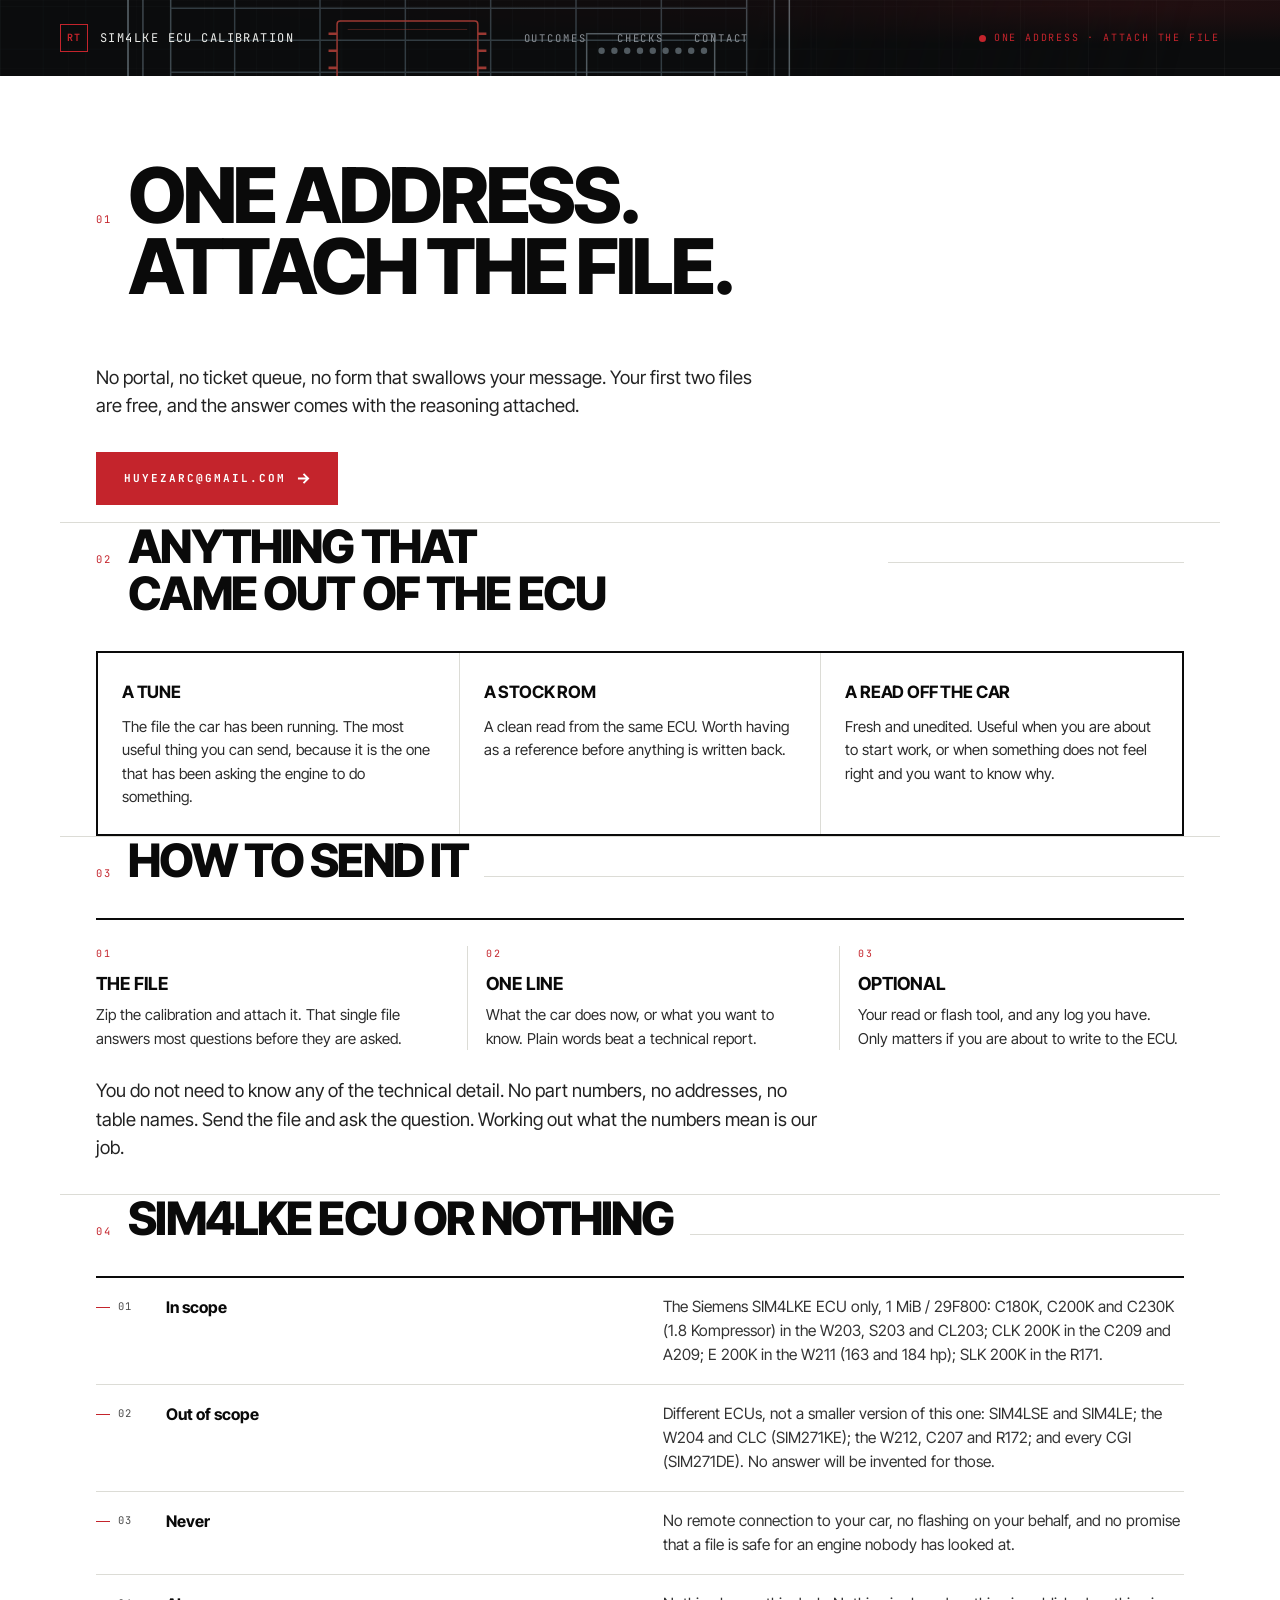
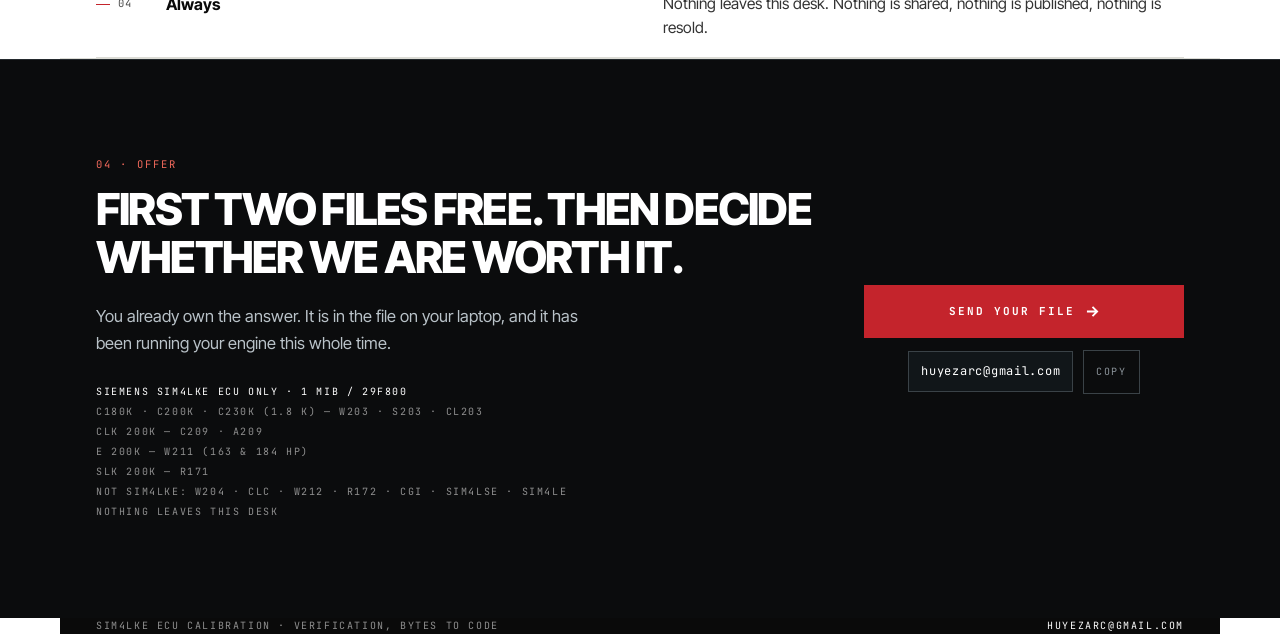
<file: contact.html>
<!DOCTYPE html>
<html lang="en">
<head>
<meta charset="utf-8">
<meta name="viewport" content="width=device-width, initial-scale=1">
<title>Contact — SIM4LKE ECU Calibration, first two files free</title>
<meta name="description" content="Send a Siemens SIM4LKE ECU file: a tune, a stock ROM or a read off the car. First two files free. One email address, nothing else needed.">
<link rel="icon" href="assets/favicon.svg" type="image/svg+xml">
<link rel="apple-touch-icon" href="assets/img/apple-touch-icon.png">
<meta property="og:type" content="website">
<meta property="og:title" content="SIM4LKE ECU Calibration — read the file before you flash it">
<meta property="og:description" content="Byte-level verification for Siemens SIM4LKE ECU calibration files. First two files free.">
<meta property="og:image" content="https://iqh360.github.io/RT-SIM4LKE-Calibration/assets/img/og.jpg">
<meta property="og:url" content="https://iqh360.github.io/RT-SIM4LKE-Calibration/">
<meta name="twitter:card" content="summary_large_image">

<link rel="stylesheet" href="assets/style.css">
</head>
<body>
<div class="prog" aria-hidden="true"></div>
<header class="hero-dark">
<svg class="blueprint" viewBox="0 0 1200 700" preserveAspectRatio="xMidYMid slice" aria-hidden="true">
 <defs>
  <pattern id="bp-grid" width="40" height="40" patternUnits="userSpaceOnUse">
    <path d="M40 0H0V40" fill="none" stroke="#1c2328" stroke-width="1"/>
  </pattern>
 </defs>
 <rect width="1200" height="700" fill="#0b0c0d"/>
 <rect width="1200" height="700" fill="url(#bp-grid)" opacity=".55"/>

 <g transform="translate(120 96)" stroke="#8fa0a8" fill="none" stroke-width="1.4">
  <!-- enclosure -->
  <rect x="0" y="120" width="620" height="300" rx="10"/>
  <rect x="14" y="134" width="592" height="272" rx="6" stroke="#5d6c75"/>
  <!-- lid lip + seam -->
  <path d="M0 168h620" stroke="#5d6c75" stroke-dasharray="6 5"/>

  <!-- heatsink fins -->
  <g stroke="#7c8b93">
   <path d="M40 60v52M64 52v60M88 44v68M112 36v76M136 28v84M160 20v92M184 12v100M208 4v108"/>
  </g>
  <path d="M28 120h208" stroke="#7c8b93"/>

  <!-- pcb -->
  <rect x="40" y="196" width="540" height="184" stroke="#5d6c75"/>
  <g stroke="#4a5a63">
   <path d="M40 226h540M40 256h540M40 286h540M40 316h540M40 346h540"/>
   <path d="M100 196v184M180 196v184M260 196v184M340 196v184M420 196v184M500 196v184"/>
  </g>

  <!-- the flash chip (accent) -->
  <g stroke="#f2544a">
   <rect x="196" y="238" width="132" height="96" rx="3"/>
   <g stroke="#f2544a" stroke-width="2.4">
    <path d="M188 250h8M188 266h8M188 282h8M188 298h8M188 314h8"/>
    <path d="M328 250h8M328 266h8M328 282h8M328 298h8M328 314h8"/>
   </g>
   <path d="M206 246h112" stroke-width=".8" opacity=".5"/>
  </g>

  <!-- connector block: 2 x 10 -->
  <rect x="430" y="250" width="120" height="72" stroke="#7c8b93"/>
  <g fill="#7c8b93" stroke="none">
   <!-- row 1 -->
   <g>
    <circle cx="444" cy="266" r="3"/><circle cx="456" cy="266" r="3"/><circle cx="468" cy="266" r="3"/>
    <circle cx="480" cy="266" r="3"/><circle cx="492" cy="266" r="3"/><circle cx="504" cy="266" r="3"/>
    <circle cx="516" cy="266" r="3"/><circle cx="528" cy="266" r="3"/><circle cx="540" cy="266" r="3"/>
   </g>
   <!-- row 2 -->
   <g>
    <circle cx="444" cy="306" r="3"/><circle cx="456" cy="306" r="3"/><circle cx="468" cy="306" r="3"/>
    <circle cx="480" cy="306" r="3"/><circle cx="492" cy="306" r="3"/><circle cx="504" cy="306" r="3"/>
    <circle cx="516" cy="306" r="3"/><circle cx="528" cy="306" r="3"/><circle cx="540" cy="306" r="3"/>
   </g>
  </g>

  <!-- mounting bosses -->
  <g stroke="#7c8b93">
   <circle cx="24" cy="146" r="6"/><circle cx="596" cy="146" r="6"/>
   <circle cx="24" cy="394" r="6"/><circle cx="596" cy="394" r="6"/>
  </g>
 </g>

 <!-- callouts -->
 <g font-family="ui-monospace,monospace" font-size="13" letter-spacing="1.6" fill="#a9b5bb">
  <path d="M330 300 L470 300 L520 250" stroke="#f2544a" stroke-width="1.2" fill="none"/>
  <text x="476" y="243" fill="#f2544a">29F800 · 1 MiB</text>

  <path d="M520 240 L700 240 L740 200" stroke="#8fa0a8" stroke-width="1.2" fill="none"/>
  <text x="700" y="192">2 × 10 · K-LINE</text>

  <path d="M170 40 L170 8 L300 8" stroke="#8fa0a8" stroke-width="1.2" fill="none"/>
  <text x="308" y="13">FINS · PASSIVE</text>

  <path d="M60 520 L60 560 L250 560" stroke="#8fa0a8" stroke-width="1.2" fill="none"/>
  <text x="258" y="565">CAL · REGIONS VARY</text>
 </g>

 <!-- dimension -->
 <g stroke="#5d6c75" stroke-width="1" fill="#93a1a8" font-family="ui-monospace,monospace" font-size="11">
  <path d="M120 470h620" stroke-dasharray="4 4"/>
  <path d="M120 462v16M740 462v16"/>
  <text x="392" y="492" fill="#7c8b93">1 MiB</text>
 </g>
</svg>
  <div class="hdbar">
    <div class="hdwrap">
      <a class="hdbrand" href="index.html"><span class="mark">RT</span> SIM4LKE ECU Calibration</a>
      <nav class="hdnav" aria-label="Page sections"><a href="index.html#outcomes">Outcomes</a><a href="index.html#checks">Checks</a><a href="#send">Contact</a></nav>
      <span class="live"><i></i>one address &#183; attach the file</span>
    </div>
  </div>
</header>

<main>
<section class="wrap" id="send" style="padding-top:64px">
  <div class="lab"><span class="n">01</span><h1>One address. Attach the file.</h1><span class="t"></span></div>
  <p class="lede" style="max-width:60ch">No portal, no ticket queue, no form that swallows your message.
    Your first two files are free, and the answer comes with the reasoning attached.</p>
  <p style="margin-top:22px"><a class="btn" href="mailto:huyezarc@gmail.com?subject=My%20tune%20file%20-%20open%20it%20before%20I%20flash%20it&amp;body=My%20SIM4LKE%20ECU%20file%20is%20attached.%0A%0AIt%20is%3A%20a%20tune%20%2F%20a%20stock%20ROM%20%2F%20a%20read%20off%20the%20car%0AWhat%20I%20want%20to%20know%3A%20">huyezarc@gmail.com <svg width="13" height="13" viewBox="0 0 14 14" fill="none" aria-hidden="true"><path d="M1 7h11M7 2l5 5-5 5" stroke="currentColor" stroke-width="2"/></svg></a></p>
</section>

<section class="wrap">
  <div class="lab"><span class="n">02</span><h2>Anything that came out of the ECU</h2><span class="t"></span></div>
  <div class="sendgrid">
    <article><h3>A tune</h3><p>The file the car has been running. The most useful thing you can send, because
      it is the one that has been asking the engine to do something.</p></article>
    <article><h3>A stock ROM</h3><p>A clean read from the same ECU. Worth having as a reference before
      anything is written back.</p></article>
    <article><h3>A read off the car</h3><p>Fresh and unedited. Useful when you are about to start work, or
      when something does not feel right and you want to know why.</p></article>
  </div>
</section>

<section class="wrap">
  <div class="lab"><span class="n">03</span><h2>How to send it</h2><span class="t"></span></div>
  <div class="steps">
    <div class="s"><div class="k">01</div><h3>The file</h3><p>Zip the calibration and attach it. That single
      file answers most questions before they are asked.</p></div>
    <div class="s"><div class="k">02</div><h3>One line</h3><p>What the car does now, or what you want to
      know. Plain words beat a technical report.</p></div>
    <div class="s"><div class="k">03</div><h3>Optional</h3><p>Your read or flash tool, and any log you have.
      Only matters if you are about to write to the ECU.</p></div>
  </div>
  <p class="lede" style="margin-top:26px;max-width:66ch;color:#232323">You do not need to know any of the
    technical detail. No part numbers, no addresses, no table names. Send the file and ask the question.
    Working out what the numbers mean is our job.</p>
</section>

<section class="wrap">
  <div class="lab"><span class="n">04</span><h2>SIM4LKE ECU or nothing</h2><span class="t"></span></div>
  <div class="checklist">
    <div class="row"><span class="i">01</span><span class="q">In scope</span><span class="a">The Siemens SIM4LKE
      ECU only, 1 MiB / 29F800: C180K, C200K and C230K (1.8 Kompressor) in the W203, S203 and CL203; CLK 200K
      in the C209 and A209; E 200K in the W211 (163 and 184 hp); SLK 200K in the R171.</span></div>
    <div class="row"><span class="i">02</span><span class="q">Out of scope</span><span class="a">Different ECUs,
      not a smaller version of this one: SIM4LSE and SIM4LE; the W204 and CLC (SIM271KE); the W212, C207 and
      R172; and every CGI (SIM271DE). No answer will be invented for those.</span></div>
    <div class="row"><span class="i">03</span><span class="q">Never</span><span class="a">No remote connection
      to your car, no flashing on your behalf, and no promise that a file is safe for an engine nobody has
      looked at.</span></div>
    <div class="row"><span class="i">04</span><span class="q">Always</span><span class="a">Nothing leaves this
      desk. Nothing is shared, nothing is published, nothing is resold.</span></div>
  </div>
</section>
<div class="offer" id="contact">
  <div class="wrap in">
    <div>
      <div class="mono" style="color:#C4242C">04 &#183; offer</div>
      <h2 style="margin-top:14px">First two files free. Then decide whether we are worth it.</h2>
      <p>You already own the answer. It is in the file on your laptop, and it has been running your engine
        this whole time.</p>
      <div class="scope2">
        <b>SIEMENS SIM4LKE ECU ONLY &#183; 1 MiB / 29F800</b><br>
        C180K &#183; C200K &#183; C230K (1.8 K) &#8212; W203 &#183; S203 &#183; CL203<br>
        CLK 200K &#8212; C209 &#183; A209<br>
        E 200K &#8212; W211 (163 &amp; 184 HP)<br>
        SLK 200K &#8212; R171<br>
        NOT SIM4LKE: W204 &#183; CLC &#183; W212 &#183; R172 &#183; CGI &#183; SIM4LSE &#183; SIM4LE<br>
        NOTHING LEAVES THIS DESK
      </div>
    </div>
    <div style="display:grid;gap:12px">
      <a class="btn" href="mailto:huyezarc@gmail.com?subject=My%20tune%20file%20-%20open%20it%20before%20I%20flash%20it&amp;body=My%20SIM4LKE%20ECU%20file%20is%20attached.%0A%0AIt%20is%3A%20a%20tune%20%2F%20a%20stock%20ROM%20%2F%20a%20read%20off%20the%20car%0AWhat%20I%20want%20to%20know%3A%20" style="justify-content:center">Send your file <svg width="13" height="13" viewBox="0 0 14 14" fill="none" aria-hidden="true"><path d="M1 7h11M7 2l5 5-5 5" stroke="currentColor" stroke-width="2"/></svg></a>
      <div class="copyrow" style="justify-content:center;margin-top:0">
        <code>huyezarc@gmail.com</code>
        <button type="button" id="copyMail" data-mail="huyezarc@gmail.com">copy</button>
      </div>
    </div>
  </div>
</div>
</main>

<footer class="wrap">
  <span>SIM4LKE ECU Calibration &#183; verification, bytes to code</span>
  <span><a href="mailto:huyezarc@gmail.com">huyezarc@gmail.com</a></span>
</footer>



<script src="assets/vendor/gsap.min.js" defer></script>
<script src="assets/vendor/ScrollTrigger.min.js" defer></script>
<script defer>
  document.addEventListener('DOMContentLoaded', function () {
    var pin = document.getElementById('pin');
    if (!pin) return;
    var steps = Array.prototype.slice.call(document.querySelectorAll('.pin .step'));
    var prog = document.querySelector('.prog');
    var reduce = window.matchMedia('(prefers-reduced-motion: reduce)').matches;

    // the bar is fixed; give it a solid backdrop as soon as the hero leaves
    var hb = document.querySelector('.hdbar');
    if (hb) {
      var barState = function () { hb.classList.toggle('scrolled', scrollY > 8); };
      addEventListener('scroll', barState, { passive: true });
      addEventListener('resize', barState);
      barState();
    }





    // copy the address (the button exists but had no handler)
    var cm = document.getElementById('copyMail');
    if (cm) {
      cm.addEventListener('click', function () {
        var v = cm.getAttribute('data-mail');
        var done = function () { cm.textContent = 'copied'; setTimeout(function () { cm.textContent = 'copy'; }, 1600); };
        if (navigator.clipboard) { navigator.clipboard.writeText(v).then(done, done); }
        else {
          var ta = document.createElement('textarea'); ta.value = v; document.body.appendChild(ta);
          ta.select(); try { document.execCommand('copy'); } catch (e) {} ta.remove(); done();
        }
      });
    }

    // cursor tilt on the icon slab
    var slab = document.querySelector('.iconslab');
    if (slab && !reduce && matchMedia('(hover:hover)').matches) {
      [].slice.call(slab.querySelectorAll('.tile')).forEach(function (tile) {
        tile.addEventListener('pointermove', function (ev) {
          var r = tile.getBoundingClientRect();
          tile.style.setProperty('--ty', ((ev.clientX - r.left) / r.width - 0.5) * 14 + 'deg');
          tile.style.setProperty('--tx', (-((ev.clientY - r.top) / r.height - 0.5) * 10) + 'deg');
        });
        tile.addEventListener('pointerleave', function () {
          tile.style.setProperty('--ty', '0deg'); tile.style.setProperty('--tx', '0deg');
        });
      });
    }

    var gp = document.querySelector('.gprog i');
    if (gp) {
      var draw = function () {
        var max = document.body.scrollHeight - innerHeight;
        gp.style.transform = 'scaleX(' + (max > 0 ? Math.min(1, scrollY / max) : 0) + ')';
      };
      addEventListener('scroll', draw, { passive: true });
      addEventListener('resize', draw);
      draw();
    }

    var rail = document.querySelector('.rail');
    if (rail) {
      var links = [].slice.call(rail.querySelectorAll('a'));
      var targets = links.map(function (a) { return document.querySelector(a.getAttribute('href')); });
      var setOn = function (el) {
        links.forEach(function (a, i) { a.classList.toggle('on', targets[i] === el); });
      };
      if ('IntersectionObserver' in window) {
        var rio = new IntersectionObserver(function (es) {
          es.forEach(function (en) { if (en.isIntersecting) setOn(en.target); });
        }, { rootMargin: '-45% 0px -45% 0px' });
        targets.forEach(function (t) { if (t) rio.observe(t); });
      }
    }

    var bar = document.querySelector('.barcta');
    if (bar) {
      var toggleBar = function () {
        var max = document.body.scrollHeight - innerHeight;
        var on = max > 200 && scrollY > max * 0.4;
        bar.classList.toggle('on', on);
        bar.setAttribute('aria-hidden', on ? 'false' : 'true');
        if ('inert' in bar) bar.inert = !on;
      };
      addEventListener('scroll', toggleBar, { passive: true });
      toggleBar();
    }

    // one-way reveal: an element that has been seen never fades out again
    var revealEls = Array.prototype.slice.call(
      document.querySelectorAll('main > section:not(#pin), main > div.offer, footer'));
    if (!reduce && 'IntersectionObserver' in window) {
      revealEls.forEach(function (el) { el.classList.add('reveal'); });
      var io = new IntersectionObserver(function (entries) {
        entries.forEach(function (en) {
          if (en.isIntersecting) { en.target.classList.add('in'); io.unobserve(en.target); }
        });
      }, { rootMargin: '0px 0px -10% 0px', threshold: 0.06 });
      revealEls.forEach(function (el) { io.observe(el); });
      // safety net: a jump (anchor link, restored scroll) can skip a section without ever
      // intersecting it, which would leave it invisible. Anything already above the fold is shown.
      var ticking = false;
      function sweep() {
        ticking = false;
        revealEls.forEach(function (el) {
          if (!el.classList.contains('in') && el.getBoundingClientRect().top < innerHeight * 0.95) {
            el.classList.add('in');
            io.unobserve(el);
          }
        });
      }
      window.addEventListener('scroll', function () {
        if (!ticking) { ticking = true; requestAnimationFrame(sweep); }
      }, { passive: true });
      window.addEventListener('load', sweep);
      sweep();
    }
    if (reduce) { steps.forEach(function (s) { s.classList.add('on'); }); return; }
    if (!window.gsap || !window.ScrollTrigger) { steps.forEach(function (s) { s.classList.add('on'); }); return; }
    gsap.registerPlugin(ScrollTrigger);

    gsap.matchMedia().add('(min-width: 981px)', function () {
      gsap.set('.pin .stamp2', { scale: 1.4 });
      var maxIdx = 0;
      var tl = gsap.timeline({ scrollTrigger: {
        anticipatePin: 1, invalidateOnRefresh: true,
        trigger: pin, start: 'top top', end: '+=220%', pin: true, scrub: 0.6,
        onUpdate: function (self) {
          var p = self.progress;
          if (prog) prog.style.transform = 'scaleX(' + p + ')';
          var idx = p < 0.34 ? 0 : (p < 0.68 ? 1 : 2);
          if (idx < maxIdx) idx = maxIdx;            // never un-show a caption you already reached
          maxIdx = idx;
          steps.forEach(function (s, i) { s.classList.toggle('on', i <= idx); });
        }
      }});
      tl.to('.pin .turbine', { scale: 1.045, yPercent: -1.6, rotate: -1.6, ease: 'none' }, 0)
        .to('.pin .turbine', { scale: 1.0, yPercent: 0, rotate: 0.8, ease: 'none' }, 0.55)
        .to('.pin .scene', { rotateY: 26, rotateX: -8, ease: 'none' }, 0)
        .to('.pin .scene', { rotateY: 118, ease: 'none' }, 0.5)
        .to('.pin .chipcard', { opacity: 1, duration: 0.3, ease: 'none' }, 0.25)
        .to('.pin .stamp2', { opacity: 1, duration: 0.25, ease: 'back.out(2)' }, 0.74);
      // leaving the pinned range must hand the scene back to CSS, otherwise GSAP's inline
      // transform survives the resize and the box sits up to 27px off centre on a phone
      return function () {
        gsap.set(['.pin .scene', '.pin .chipcard', '.pin .stamp2'],
                { clearProps: 'transform,opacity' });
        if (prog) prog.style.transform = 'scaleX(0)';
      };
    });

    // a resize across the pin breakpoint leaves GSAP's inline transform behind: the box then sits
    // up to 28px off centre and can clip the stage. Clear it and re-sync ScrollTrigger once the
    // user stops dragging.
    var resizeTimer;
    window.addEventListener('resize', function () {
      clearTimeout(resizeTimer);
      resizeTimer = setTimeout(function () {
        if (!window.matchMedia('(min-width: 981px)').matches) {
          gsap.set(['.pin .scene', '.pin .chipcard', '.pin .stamp2'], { clearProps: 'transform,opacity' });
          steps.forEach(function (s) { s.classList.add('on'); });
        }
        if (window.ScrollTrigger) ScrollTrigger.refresh();
      }, 150);
    });

    // below 981px the band is normal flow: show every caption, hide the progress rule
    gsap.matchMedia().add('(max-width: 980px)', function () {
      steps.forEach(function (s) { s.classList.add('on'); });
      if (prog) prog.style.display = 'none';
      return function () {};
    });
  });
</script>

</body>
</html>
</file>
<file: assets/style.css>
/* SIM4LKE ECU Calibration - verification dossier system.
   Ink + crimson on paper, heavy uppercase display, mono technical labels. Local stacks only. */
@font-face{font-family:"Inter Tight";src:url(fonts/inter-tight.woff2) format("woff2");
  font-weight:100 900;font-style:normal;font-display:swap}
@font-face{font-family:"JetBrains Mono";src:url(fonts/jbmono.woff2) format("woff2");
  font-weight:100 800;font-style:normal;font-display:swap}
:root{
  --white:#FFFFFF; --tint:#F3F3F0; --ink:#0A0A0A; --soft:#4B4B4B; --rule:#DCDCD6; --accent:#C4242C;
  --sans:"Inter Tight","Helvetica Neue","Segoe UI",system-ui,Arial,sans-serif;
  --mono:"JetBrains Mono","Cascadia Mono",Consolas,ui-monospace,monospace;
}
*{box-sizing:border-box}
html{-webkit-text-size-adjust:100%}
body{margin:0;background:var(--white);color:var(--ink);font-family:var(--sans);font-size:16.5px;
  line-height:1.55;-webkit-font-smoothing:antialiased;overflow-x:hidden}
.wrap{max-width:1160px;margin:0 auto;padding:0 36px}
a{color:inherit;text-decoration:none}
.mono{font-family:var(--mono);font-size:10.5px;letter-spacing:.2em;text-transform:uppercase;color:var(--soft)}

header,section,.offer,footer{position:relative;z-index:1}

/* header */
header{background:var(--ink);color:#fff}

/* hero */
h1{font-size:clamp(44px,6vw,84px);line-height:.93;letter-spacing:-.045em;margin:20px 0 26px;font-weight:800;
  text-transform:uppercase;text-wrap:balance}
h1 .cut{color:var(--accent);display:inline-block}
.lede{font-size:18.5px;color:#232323;max-width:54ch;margin:0 0 32px}
.cta{display:flex;align-items:center;gap:16px;flex-wrap:wrap}
.btn{display:inline-flex;align-items:center;gap:11px;padding:16px 26px;background:var(--accent);color:#fff;
  font-family:var(--mono);font-size:11px;letter-spacing:.18em;text-transform:uppercase;font-weight:700;
  border:2px solid var(--accent)}
.btn:hover{background:var(--ink);border-color:var(--ink)}
.btn.line{background:#fff;color:var(--ink);border-color:var(--ink)}
.btn.line:hover{background:var(--ink);color:#fff}
.free{font-family:var(--mono);font-size:10.5px;letter-spacing:.16em;text-transform:uppercase}
.free b{background:var(--ink);color:#fff;padding:3px 7px;font-weight:400}

/* sections */
section{padding:74px 0;border-bottom:1px solid var(--rule)}
.lab{display:flex;align-items:baseline;gap:16px;margin-bottom:34px}
.lab .n{font-family:var(--mono);font-size:10.5px;letter-spacing:.2em;color:var(--accent)}
.lab .t{flex:1;height:1px;background:var(--rule)}
h2{font-size:clamp(28px,3.6vw,50px);line-height:1.02;letter-spacing:-.04em;margin:0;font-weight:800;
  text-transform:uppercase;max-width:24ch;text-wrap:balance}

/* three outcomes */
.three{display:grid;grid-template-columns:repeat(3,1fr);border:2px solid var(--ink)}
.three article{padding:28px 26px 24px;border-right:1px solid var(--rule);display:flex;flex-direction:column}
.three article:last-child{border-right:0;background:#FBF7F7}
.three .k{font-family:var(--mono);font-size:10px;letter-spacing:.2em;color:var(--accent);text-transform:uppercase}
.three h3{font-size:21px;margin:12px 0 10px;letter-spacing:-.02em;text-transform:uppercase;font-weight:800;text-wrap:balance}
.three p{margin:0;font-size:15px;color:#2C2C2C}
.three svg{display:block;width:100%;height:64px;margin-top:auto;padding-top:18px}

/* checklist rows */
.checklist{border-top:2px solid var(--ink);container-type:inline-size}
.checklist .row{display:grid;grid-template-columns:46px 1fr 1.1fr;gap:24px;padding:17px 0;
  border-bottom:1px solid var(--rule);align-items:start}
.checklist .row:hover{background:var(--tint)}
.checklist .i{font-family:var(--mono);font-size:10.5px;color:var(--soft);letter-spacing:.1em;padding-top:3px}
.checklist .i:before{content:"";display:inline-block;width:14px;height:1px;background:var(--accent);vertical-align:middle;margin-right:8px}
.checklist .q{font-weight:700;font-size:16px}
.checklist .a{color:#333;font-size:15.5px}

/* stacked slabs figure */
.stack3d{display:grid;grid-template-columns:300px 1fr;gap:38px;align-items:center;
  border-top:2px solid var(--ink);border-bottom:1px solid var(--rule);padding:26px 0;margin-top:34px}
.stack3d svg{display:block;width:100%;height:auto}
.stack3d .cap{font-family:var(--mono);font-size:10px;letter-spacing:.2em;text-transform:uppercase;color:var(--soft)}
.stack3d p{margin:10px 0 0;font-size:16px;max-width:44ch}

/* send cards (contact) */
.sendgrid{display:grid;grid-template-columns:repeat(3,1fr);gap:1px;background:var(--rule);border:2px solid var(--ink)}
.sendgrid article{background:#fff;padding:26px 24px}
.sendgrid h3{font-size:17px;margin:0 0 10px;text-transform:uppercase;letter-spacing:-.01em}
.sendgrid p{margin:0;font-size:15px;color:#2C2C2C}
.steps{display:grid;grid-template-columns:repeat(3,1fr);gap:26px;border-top:2px solid var(--ink);padding-top:26px}
.steps .s{border-left:1px solid var(--rule);padding-left:18px}
.steps .s:first-child{border-left:0;padding-left:0}
.steps .k{font-family:var(--mono);font-size:10px;letter-spacing:.2em;color:var(--accent);text-transform:uppercase}
.steps h3{font-size:18px;margin:8px 0 6px;text-transform:uppercase}
.steps p{margin:0;font-size:15px;color:#2C2C2C}

/* offer band */
.offer{background:var(--ink);color:#fff;padding:64px 0}
.offer .in{display:grid;grid-template-columns:1fr 320px;gap:48px;align-items:center}
.offer h2{color:#fff;max-width:24ch}
.offer p{color:#B4B4B4;margin:18px 0 0;max-width:50ch}
.offer .btn{background:#fff;color:var(--ink);border-color:#fff}
.offer .btn:hover{background:var(--accent);border-color:var(--accent);color:#fff}
.scope2{margin-top:26px;font-family:var(--mono);font-size:10px;line-height:2;letter-spacing:.16em;
  text-transform:uppercase;color:#8F8F8F}
.scope2 b{color:#fff;font-weight:400}
@container (max-width:560px){
  .checklist .row{grid-template-columns:30px 1fr;gap:12px}
  .checklist .a{grid-column:2}
}

footer{padding:26px 0 44px;display:flex;justify-content:space-between;gap:18px;flex-wrap:wrap;
  background:var(--ink);color:#8F8F8F;font-family:var(--mono);font-size:10px;letter-spacing:.16em;text-transform:uppercase}
footer a{color:#fff}

@media(max-width:240px){
  .three,.iconrow,.steps,.sendgrid,.offer .in,.scoperow,.checklist .row{grid-template-columns:minmax(0,1fr)}
  .three article,.iconrow .ic{border-right:0}
  h1,h2,h3,p,li,a,dd{overflow-wrap:anywhere;hyphens:auto}
  .wrap{padding-left:10px;padding-right:10px}
}
@media(max-width:940px){
  .three{grid-template-columns:1fr}
  .three article{border-right:0;border-bottom:1px solid var(--rule)}
  .three article:last-child{border-bottom:0}
  .stack3d{grid-template-columns:1fr;gap:18px}
  .sendgrid{grid-template-columns:1fr}
  .steps{grid-template-columns:1fr;gap:18px}
  .steps .s{border-left:0;padding-left:0}
  .offer .in{grid-template-columns:1fr}
  .offer .btn{justify-content:center}
  .wrap{padding:0 20px}
  section{padding:56px 0}
}

/* ── M4 hero: dark blueprint canvas (M1) + dossier type (M2) + bench motion (M3) ── */
body{background:var(--white)}
.paperstack{display:none}
.hero-dark{background:#0B0C0D;color:#ECEDEA;position:relative;overflow:hidden;
  background-image:
    radial-gradient(120% 90% at 82% 6%,rgba(196,36,44,.14),transparent 58%),
    linear-gradient(to right,rgba(255,255,255,.028) 1px,transparent 1px),
    linear-gradient(to bottom,rgba(255,255,255,.028) 1px,transparent 1px);
  background-size:auto,68px 68px,68px 68px}
.hero-dark .wrap{position:relative;z-index:2}
.hdbar{display:flex;align-items:center;justify-content:space-between;gap:20px;padding-block:16px}
.hdbrand{display:flex;align-items:center;gap:12px;font-family:var(--mono);font-size:12px;
  letter-spacing:.12em;text-transform:uppercase;color:#ECEDEA}
.hdbrand .mark{width:28px;height:28px;display:grid;place-items:center;border:1px solid var(--accent);
  color:var(--accent);font-size:10px;font-weight:700}
.hdnav{display:flex;gap:22px;font-family:var(--mono);font-size:10.5px;letter-spacing:.18em;
  text-transform:uppercase;color:#8B9096}
.hdnav a:hover{color:var(--accent)}
.live{display:inline-flex;align-items:center;gap:8px;font-family:var(--mono);font-size:10px;
  letter-spacing:.18em;text-transform:uppercase;color:var(--accent)}
.live i{width:7px;height:7px;border-radius:50%;background:var(--accent);animation:pulse 2s ease-in-out infinite}
@keyframes pulse{0%,100%{opacity:1;box-shadow:0 0 0 0 rgba(196,36,44,.5)}
  60%{opacity:.55;box-shadow:0 0 0 9px rgba(196,36,44,0)}}

.heroin{display:grid;grid-template-columns:1fr 440px;gap:44px;padding-block:48px 62px;align-items:center}
.heroin h1{font-size:clamp(36px,4.8vw,68px);line-height:.94;letter-spacing:-.04em;margin:14px 0 20px;
  font-weight:800;text-transform:uppercase;color:#fff}
.heroin h1 .cut{color:var(--accent);display:inline-block}
.heroin .lede{color:#B6BBBB;font-size:17px;max-width:50ch;margin:0 0 24px}
.heroin .btn{background:var(--accent);color:#fff;border:2px solid var(--accent);display:inline-flex;
  align-items:center;gap:10px;padding:15px 24px;font-family:var(--mono);font-size:11px;
  letter-spacing:.16em;text-transform:uppercase;font-weight:700;transition:transform .25s ease}
.heroin .btn:hover{transform:translateY(-2px)}
.heroin .btn.line{background:transparent;color:#ECEDEA;border-color:#3B4247;font-weight:400}
.heroin .free{color:#8B9096}

/* 3D ECU unit */
.stage{position:relative;height:400px;perspective:1000px}
.scene{position:absolute;top:24px;left:4px;width:270px;height:164px;transform-style:preserve-3d;
  animation:spin 24s linear infinite}
@keyframes spin{0%{transform:rotateX(-16deg) rotateY(-30deg)}
  50%{transform:rotateX(-16deg) rotateY(26deg)}100%{transform:rotateX(-16deg) rotateY(-30deg)}}
.face{position:absolute;border:1px solid #4A5157;background:linear-gradient(150deg,#1A1E21,#0F1214)}
.f-front{width:270px;height:164px;transform:translateZ(50px)}
.f-back{width:270px;height:164px;transform:rotateY(180deg) translateZ(50px)}
.f-left{width:100px;height:164px;left:0;transform:rotateY(-90deg) translateX(-50px)}
.f-right{width:100px;height:164px;right:0;transform:rotateY(90deg) translateX(50px)}
.f-top{width:270px;height:100px;top:0;transform:rotateX(90deg) translateY(-50px);
  background:linear-gradient(180deg,#20262A,#15191C)}
.f-bottom{width:270px;height:100px;bottom:0;transform:rotateX(-90deg) translateY(50px)}
.fins{position:absolute;inset:12px;display:grid;grid-template-columns:repeat(10,1fr);gap:5px;opacity:.6}
.fins i{background:linear-gradient(180deg,#252B30,#171B1E);border:1px solid #3A4046}
.deck{position:absolute;inset:0;transform:translateZ(51px);padding:13px 15px;display:flex;
  flex-direction:column;justify-content:space-between}
.deck .t{font-family:var(--mono);font-size:10.5px;letter-spacing:.14em;color:#C3C8C8;line-height:1.8}
.deck .t b{color:var(--accent);font-weight:400}
.pins{display:flex;gap:4px}
.pins i{display:block;width:8px;height:15px;background:#2A3035;border:1px solid #454C52}
.conn{position:absolute;bottom:16px;left:18px;display:flex;gap:6px}
.conn i{display:block;width:54px;height:24px;background:#0A0C0D;border:1px solid var(--accent);
  box-shadow:inset 0 0 0 2px #14171A}
.conn i:first-child{width:74px}

/* floating flash chip */
.chipcard{position:absolute;right:0;top:0;width:176px;height:110px;border:1px solid #3B4247;
  background:linear-gradient(150deg,#15181A,#0C0E0F);box-shadow:0 22px 40px rgba(0,0,0,.5);
  animation:float 7.5s ease-in-out infinite;transform:rotateY(16deg) rotateX(8deg);
  transition:transform .5s cubic-bezier(.2,.8,.2,1)}
.chipcard:hover{transform:translateZ(28px) rotateY(6deg) rotateX(2deg)}
@keyframes float{0%,100%{translate:0 0}50%{translate:0 -12px}}
.chipin{position:absolute;inset:23px 25px 27px;border:1px solid var(--accent);display:grid;
  place-items:center;text-align:center}
.chipin b{font-family:var(--mono);font-size:12px;letter-spacing:.18em;color:var(--accent)}
.chipin span{display:block;font-family:var(--mono);font-size:8px;letter-spacing:.18em;color:#8B9096;margin-top:5px}
.cpin{position:absolute;left:7px;right:7px;display:flex;gap:5px}
.cpin.t{top:7px}.cpin.b{bottom:7px}
.cpin i{flex:1;height:8px;background:#22272B;border:1px solid #454C52}

/* verdict stamp (M2) */
.stamp2{position:absolute;right:-4px;bottom:92px;border:3px solid var(--accent);padding:7px 12px;
  transform:rotate(-8deg);background:rgba(11,12,13,.9);animation:thunk 7.6s cubic-bezier(.3,1.6,.5,1) infinite}
@keyframes thunk{0%,74%{transform:rotate(-8deg) scale(1);opacity:1}
  80%{transform:rotate(-11deg) scale(1.32);opacity:.12}
  85%{transform:rotate(-8deg) scale(.94);opacity:1}
  89%,100%{transform:rotate(-8deg) scale(1);opacity:1}}
.stamp2 b{display:block;font-family:var(--mono);font-size:13px;letter-spacing:.2em;color:var(--accent)}
.stamp2 span{display:block;font-family:var(--mono);font-size:7.5px;letter-spacing:.2em;color:var(--accent);margin-top:3px}

/* knock ribbon (M3) */
.ribbon{position:absolute;left:0;right:0;bottom:4px;height:92px}
.ribbon svg{width:100%;height:100%}
.ribbon path{fill:none;stroke:var(--accent);stroke-width:1.8;transform-origin:50% 50%;
  animation:wave 5.4s ease-in-out infinite}
@keyframes wave{0%,100%{transform:scaleY(1)}50%{transform:scaleY(1.45)}}
.ribbon circle{fill:var(--accent);animation:zap 5.4s ease-in-out infinite}
@keyframes zap{0%,70%,100%{opacity:.2;r:2.5}77%{opacity:1;r:5}83%{opacity:.6;r:3.5}}

/* scope strip + icon row (light body) */
.scoperow{display:grid;grid-template-columns:repeat(4,1fr);border-bottom:2px solid var(--ink)}
.scoperow div{padding:15px 18px;border-right:1px solid var(--rule)}
.scoperow div:last-child{border-right:0}
.scoperow dt{font-family:var(--mono);font-size:9.5px;letter-spacing:.18em;text-transform:uppercase;
  color:var(--soft);margin-bottom:6px}
.scoperow dd{margin:0;font-size:14px;font-weight:600}
.iconrow{display:grid;grid-template-columns:repeat(5,minmax(0,1fr));border-bottom:1px solid var(--rule)}
.iconrow .ic{padding:22px 15px 20px;border-right:1px solid var(--rule)}
.iconrow .ic:last-child{border-right:0}
.iconrow svg{display:block;width:100%;height:68px;color:var(--ink);
  transition:transform .4s cubic-bezier(.2,.8,.2,1),color .4s}
.iconrow .ic:hover svg{transform:translateY(-4px) rotate(-5deg) scale(1.06);color:var(--accent)}
.iconrow .k{font-family:var(--mono);font-size:9.5px;letter-spacing:.14em;text-transform:uppercase;margin-top:11px}
.iconrow .s{font-family:var(--mono);font-size:8.5px;letter-spacing:.1em;text-transform:uppercase;
  color:var(--soft);margin-top:4px}


/* accessibility fixes measured by ui.audit_page */
.hdnav a{padding:7px 3px;display:inline-block}
.hdbrand{padding:4px 0}
.hero-dark .mono{color:#F26A5C}
/* the offer label ships an inline colour; a small mono label needs 4.5:1 on near-black */
.offer .mono{color:#F26A5C!important}

/* ── P1: the pinned band. Sticky stage + scrubbed captions (GSAP ScrollTrigger) ── */
.pin{position:relative;background:#0B0C0D;color:#ECEDEA;overflow-x:clip;
  background-image:linear-gradient(to right,rgba(255,255,255,.028) 1px,transparent 1px),
    linear-gradient(to bottom,rgba(255,255,255,.028) 1px,transparent 1px);background-size:64px 64px}
.pin .sticky{position:sticky;top:0;min-height:100svh;display:grid;grid-template-columns:minmax(0,1.02fr) minmax(0,1fr);
  align-items:center;gap:40px;max-width:1200px;margin:0 auto;padding:0 40px;min-width:0}
.pin .visual{position:relative;height:560px;display:grid;place-items:center;perspective:1100px;
  padding-bottom:54px}
.pin .scene{position:relative;width:280px;height:168px;transform-style:preserve-3d;
  transform:rotateX(-14deg) rotateY(-32deg);margin-left:-22px}
.pin .face{position:absolute;border:1px solid #737C84;background:linear-gradient(155deg,#2C3339,#161A1E);
  box-shadow:inset 0 1px 0 rgba(255,255,255,.10),inset 0 -1px 0 rgba(0,0,0,.55)}
.pin .f-front{width:280px;height:168px;transform:translateZ(52px)}
.pin .f-back{width:280px;height:168px;transform:rotateY(180deg) translateZ(52px)}
.pin .f-left{width:104px;height:168px;left:0;transform:rotateY(-90deg) translateX(-52px)}
.pin .f-right{width:104px;height:168px;right:0;transform:rotateY(90deg) translateX(52px)}
.pin .f-top{width:280px;height:104px;top:0;transform:rotateX(90deg) translateY(-52px);
  background:linear-gradient(180deg,#20262A,#15191C)}
.pin .f-bottom{width:280px;height:104px;bottom:0;transform:rotateX(-90deg) translateY(52px)}
.pin .fins{position:absolute;inset:12px;display:grid;grid-template-columns:repeat(10,1fr);gap:5px;opacity:.62}
.pin .fins i{background:linear-gradient(180deg,#252B30,#171B1E);border:1px solid #3A4046}
.pin .deckface{position:absolute;inset:0;transform:translateZ(53px);padding:13px 15px;display:flex;
  flex-direction:column;justify-content:space-between;font-family:var(--mono);font-size:11px;
  letter-spacing:.13em;color:#E4E8E8;line-height:1.85}
.pin .deckface b{color:var(--accent);font-weight:400}
.pin .pins{display:flex;gap:4px}
.pin .pins i{display:block;width:8px;height:14px;background:#2A3035;border:1px solid #454C52}
.pin .conn{position:absolute;bottom:16px;left:18px;display:flex;gap:6px}
.pin .conn i{display:block;width:56px;height:24px;background:#0A0C0D;border:1px solid var(--accent);
  box-shadow:inset 0 0 0 2px #14171A}
.pin .conn i:first-child{width:74px}
.pin .chipcard{position:absolute;right:10px;top:54px;width:158px;height:100px;border:1px solid #3B4247;
  background:linear-gradient(150deg,#15181A,#0C0E0F);display:grid;place-items:center;opacity:0}
.pin .chipcard b{font-family:var(--mono);font-size:12px;letter-spacing:.18em;color:var(--accent)}
.pin .chipcard span{display:block;font-family:var(--mono);font-size:8px;letter-spacing:.18em;
  color:#8B9096;margin-top:5px;text-align:center}
.stampwrap{position:absolute;left:50%;bottom:54px;transform:translateX(-50%)}
.pin .stamp2{position:relative;border:3px solid var(--accent);padding:7px 12px;animation:none;
  transform:rotate(-8deg);opacity:0;font-family:var(--mono);color:var(--accent)}
.pin .stamp2 b{display:block;font-size:13px;letter-spacing:.2em}
.pin .stamp2 span{display:block;font-size:7.5px;letter-spacing:.2em;margin-top:3px}

.pin .steps{display:grid;grid-template-columns:minmax(0,1fr);gap:22px;max-width:560px}
noscript .reveal{opacity:1 !important;transform:none !important}
.reveal{opacity:0;transform:translateY(26px);transition:opacity .55s ease,transform .55s cubic-bezier(.2,.8,.2,1)}
.reveal.in{opacity:1;transform:none}
@media(prefers-reduced-motion:reduce){.reveal{opacity:1;transform:none;transition:none}}
.pin .step{opacity:0;transition:opacity .28s ease}
.pin .step.on{opacity:1}
.pin .step.on{opacity:1}
.pin .step .k{font-family:var(--mono);font-size:10px;letter-spacing:.22em;text-transform:uppercase;
  color:var(--accent)}
.pin .step h1,.pin .step h2{font-size:clamp(24px,2.9vw,40px);line-height:1.03;letter-spacing:-.035em;margin:8px 0 8px;
  font-weight:800;text-transform:uppercase;text-wrap:balance;color:#fff}
.pin .step p{color:#A9AEAE;margin:0;font-size:16px}
.pin .step .cta{margin-top:14px}
.pin .sticky > *{min-width:0}
.pin .step,.pin .steps{min-width:0}
.pin .step h1,.pin .step h2,.pin .step p{overflow-wrap:normal;word-break:normal;hyphens:none}
@supports (height:100dvh){.pin .sticky{min-height:100dvh}}
@media(max-width:640px){.scoperow{grid-template-columns:1fr 1fr}}
@media(max-width:380px){
  .scoperow{grid-template-columns:1fr}
  .scoperow div{border-right:0;border-bottom:1px solid var(--rule)}
  .scoperow div:last-child{border-bottom:0}
}
.pin .visual,.pin .steps{width:100%}
.prog{position:fixed;left:0;top:0;height:3px;background:var(--accent);width:100%;z-index:60;
  transform-origin:0 50%;transform:scaleX(0);pointer-events:none}

/* 44px hit area for the section links (measured by ui.audit_page as 30.3px) */
.hdnav a{display:inline-flex;align-items:center;min-height:44px;padding:0 4px}
.hdbrand{display:inline-flex;align-items:center;min-height:44px}
/* ── responsive package (validated in responsive.preview.html) ── */
@supports (height:100dvh){.pin .sticky{min-height:100dvh}}
@media(max-width:640px){.scoperow{grid-template-columns:1fr 1fr}}
@media(max-width:380px){
  .scoperow{grid-template-columns:1fr}
  .scoperow div{border-right:0;border-bottom:1px solid var(--rule)}
  .scoperow div:last-child{border-bottom:0}
}
.pin .step h1{font-size:clamp(30px,7.4vw,40px);line-height:1.02}
.pin .step h2{font-size:clamp(22px,5.2vw,38px)}
@media(min-width:1500px){
  .pin .step h1{font-size:clamp(40px,3.1vw,56px)}
  .pin .sticky,.wrap{max-width:1320px}
}
@media(max-width:980px){
  .hdbar{flex-wrap:wrap;row-gap:10px}
  .live{display:none}
  .iconrow{grid-template-columns:repeat(auto-fit,minmax(132px,1fr))}
  .iconrow .ic{border-right:1px solid var(--rule)}
  .iconrow .ic:nth-child(3n){border-right:1px solid var(--rule)}
  .hdnav{display:none}
  .pin .sticky{grid-template-columns:1fr;min-height:auto;padding:40px clamp(20px,4vw,44px) 48px;gap:20px}
  .pin .visual{height:auto;aspect-ratio:1.5/1;min-height:260px;max-height:420px;width:100%}
  .pin .scene{transform:rotateX(-14deg) rotateY(-24deg) scale(.82)}
  .pin .chipcard{right:0;top:16px;width:126px;height:82px}
  .stampwrap{left:50%;bottom:14px;transform:translateX(-50%)}
  .pin .stamp2{transform:rotate(-6deg) scale(.85)}
  .pin .step{opacity:1}
}
/* mobile action bar: appears past 40% of the page, never covers the CTA in the flow */
@media(max-width:600px){
  .barcta{position:fixed;left:0;right:0;bottom:0;z-index:80;display:flex;align-items:center;gap:10px;
    padding:11px 14px calc(11px + env(safe-area-inset-bottom));background:#0b0c0d;border-top:1px solid #242a2e;
    transform:translateY(115%);transition:transform .35s cubic-bezier(.2,.8,.2,1)}
  .barcta.on{transform:none}
  .barcta b{font-family:var(--mono);font-size:9px;letter-spacing:.12em;text-transform:uppercase;
    color:#8b939a;font-weight:400;white-space:nowrap}
  .barcta a{flex:1;background:#c4242c;color:#fff;text-align:center;padding:14px 10px;min-height:44px;text-decoration:none;
    font-family:var(--mono);font-size:11px;letter-spacing:.14em;text-transform:uppercase}
}
/* margin index: only where there is room for it, never over the content */
.rail{display:none}
@media(min-width:1320px){
  .rail{display:grid;gap:14px;position:fixed;left:20px;top:50%;transform:translateY(-50%);z-index:1;
    font-family:var(--mono);font-size:10px;letter-spacing:.16em;text-transform:uppercase}
  .rail a{color:#5f5a51;text-decoration:none;display:flex;align-items:center;gap:8px;
    min-height:44px;padding:0 2px}
  .rail a::before{content:"";width:14px;height:1px;background:currentColor;opacity:.6}
  .rail a.on{color:var(--accent)}
  .rail a.on::before{width:22px;opacity:1}
}
/* callout legend: the drawing's labels, set as real text so they stay readable */
.callouts{position:absolute;left:0;bottom:6px;display:grid;gap:6px;font-family:var(--mono);
  font-size:9px;letter-spacing:.14em;text-transform:uppercase;color:#7f8d94;pointer-events:none}
.callouts b{color:#f2544a;font-weight:400}
.callouts span::before{content:"";display:inline-block;width:10px;height:1px;background:currentColor;
  vertical-align:middle;margin-right:7px;opacity:.7}
@media(max-width:980px){.callouts{position:static;margin-top:14px}}
/* offer becomes the closing dark band */
.offer{background:#0b0c0d;color:#e9edf0;border-top:1px solid #242a2e}
.offer .in{border-color:#242a2e}
.offer h2{color:#fff}
.offer p{color:#b9c2c8}
.offer .mono{color:#f2544a}
.offer .btn{background:#c4242c;border-color:#c4242c;color:#fff}
.offer .btn.ghost{color:#fff;border-color:#4b535a}
.copyrow{display:flex;gap:10px;align-items:center;flex-wrap:wrap;margin-top:18px}
.copyrow code{font-family:var(--mono);font-size:12px;letter-spacing:.06em;color:#fff;
  border:1px solid #3a4247;padding:10px 12px;background:#111619}
.copyrow button{font-family:var(--mono);font-size:10px;letter-spacing:.16em;text-transform:uppercase;
  background:transparent;color:#8b939a;border:1px solid #3a4247;padding:10px 12px;cursor:pointer;min-height:44px}
.copyrow button:hover{color:#fff;border-color:#8b939a}

/* page-wide scroll progress */
.gprog{position:fixed;left:0;top:0;height:2px;width:100%;z-index:90;background:transparent;pointer-events:none}
.gprog i{display:block;height:100%;width:100%;background:#c4242c;transform:scaleX(0);transform-origin:0 50%}

/* type polish */
h1,h2,h3{text-wrap:balance}
.mono,.iconslab .k,.iconslab .v,.evband .lbl{font-variant-numeric:tabular-nums}

/* hero stage: scan line + idle bob (motion, not decoration) */
.pin .visual{overflow:visible;position:relative}
.pin .visual .benchbg{position:absolute;inset:-6% -10%;opacity:.20;pointer-events:none;z-index:0;
  filter:blur(.3px);-webkit-mask-image:radial-gradient(58% 62% at 50% 48%,#000 30%,transparent 78%);
  mask-image:radial-gradient(58% 62% at 50% 48%,#000 30%,transparent 78%)}
.pin .visual .benchbg svg{width:100%;height:100%;display:block}
.pin .visual .turbine,.pin .visual .scene{position:relative;z-index:1;will-change:transform}
@media(max-width:980px){.pin .visual .benchbg{opacity:.06;inset:-4% -6%}}
.pin .visual .scan{position:absolute;left:0;right:0;height:1px;background:linear-gradient(90deg,
  transparent,#f2544a 18%,#f2544a 82%,transparent);opacity:.55;pointer-events:none;
  animation:scanmove 6.5s cubic-bezier(.45,0,.55,1) infinite}
@keyframes scanmove{0%{top:22%;opacity:0}12%{opacity:.6}88%{opacity:.6}100%{top:78%;opacity:0}}
.pin .scene{animation:idlebob 9s ease-in-out infinite}
@keyframes idlebob{0%,100%{translate:0 0}50%{translate:0 -6px}}
@media(prefers-reduced-motion:reduce){
  .pin .visual .scan{display:none}
  .pin .scene{animation:none}
}
/* hero object: Blender turntable on desktop, CSS box elsewhere */
.turbine{display:none}
.specplate{display:none}
@media(min-width:981px){
  .pin .visual .turbine{display:block;width:min(430px,78%);margin:6px auto 0;
    filter:drop-shadow(0 26px 44px rgba(0,0,0,.6))}
  .pin .visual .turbine img{display:block;width:100%;height:auto}
  .pin .visual::after{content:"";position:absolute;left:50%;top:46%;transform:translate(-50%,-50%);
    width:min(560px,92%);aspect-ratio:1;pointer-events:none;z-index:-1;
    background:radial-gradient(circle,rgba(242,84,74,.14),transparent 62%)}
  .pin .visual .scene,.pin .visual .stampwrap,.pin .visual .chipcard{display:none}
  .pin .visual .specplate{display:grid;gap:5px;justify-items:center;margin-top:14px;
    font-family:var(--mono);font-size:10.5px;letter-spacing:.18em;text-transform:uppercase;color:#c3ced4;text-align:center}
  .pin .visual .specplate b{color:#fff;font-weight:400}
  .pin .visual .specplate i{color:#f2544a;font-style:normal}
}
@media(min-width:981px) and (prefers-reduced-motion:reduce){
  .pin .visual .turbine{display:none}
  .pin .visual .scene,.pin .visual .stampwrap,.pin .visual .chipcard{display:revert}
}
@media(max-width:400px){
  .pin .cta .btn{width:100%;justify-content:center}
}
@media(max-width:340px){
  .pin .visual{aspect-ratio:1.05/1;min-height:230px}
  .pin .scene{transform:rotateX(-12deg) rotateY(-20deg) scale(.62)}
  .pin .stamp2{transform:rotate(-5deg) scale(.72)}
  .wrap,.pin .sticky{padding-left:16px;padding-right:16px}
}
@media(max-width:260px){
  .pin .visual{zoom:.62;aspect-ratio:1/1;min-height:160px}
  .wrap,.pin .sticky{padding-left:12px;padding-right:12px}
  .pin .step .cta .btn{font-size:13px}
}
@media(max-width:300px){
  .pin .visual{aspect-ratio:1/1;min-height:200px;zoom:.8}
}
@media(max-width:420px){
  .pin .deckface .t{display:none}
}
@media(prefers-reduced-motion:reduce){
  .pin .step{opacity:1;transition:none}
  .prog{display:none}
}

/* No idle drift: a staggered float moved each icon 0-4px out of line with its own label,
   which reads as an untidy grid. Motion is reserved for hover/focus. */
.iconslab .tile{transform:perspective(700px) rotateX(var(--tx,0deg)) rotateY(var(--ty,0deg));
  transition:transform .35s cubic-bezier(.2,.8,.2,1),background .35s}
.iconslab .tile:hover{background:#101518}

.iconslab .tile svg{transition:transform .45s cubic-bezier(.2,.8,.2,1),opacity .2s}
.iconslab .tile:hover svg,.iconslab .tile:focus-within svg{
  opacity:1;transform:translateY(-4px) scale(calc(var(--s,1) * 1.06))}
.iconslab .tile .k{position:relative}
.iconslab .tile .k::after{content:"";position:absolute;left:50%;bottom:-7px;height:2px;width:0;
  background:#f2544a;transform:translateX(-50%);transition:width .45s cubic-bezier(.2,.8,.2,1)}
.iconslab .tile:hover .k::after,.iconslab .tile:focus-within .k::after{width:26px}
.iconslab .tile:hover .idx{color:#f2544a}

@media(prefers-reduced-motion:reduce){
  .iconslab .tile svg{transition:none}
  .iconslab .tile:hover svg,.iconslab .tile:focus-within svg{transform:scale(var(--s,1))}
  .iconslab .tile{transform:none}
}
.iconslab{color:#e9edf0;border-bottom:1px solid #242a2e;position:relative;z-index:2;
  background-color:#0b0c0d;
  background-image:
    radial-gradient(70% 120% at 8% -20%,rgba(242,84,74,.13),transparent 62%),
    linear-gradient(to right,rgba(255,255,255,.032) 1px,transparent 1px),
    linear-gradient(to bottom,rgba(255,255,255,.032) 1px,transparent 1px);
  background-size:auto,48px 48px,48px 48px;
  box-shadow:inset 0 1px 0 rgba(255,255,255,.05)}
.iconslab::after{content:"";position:absolute;inset:0;pointer-events:none;opacity:.05;mix-blend-mode:screen;
  background-image:url("data:image/svg+xml;utf8,<svg xmlns='http://www.w3.org/2000/svg' width='160' height='160'><filter id='n'><feTurbulence type='fractalNoise' baseFrequency='.9' numOctaves='3'/></filter><rect width='160' height='160' filter='url(%23n)'/></svg>")}
.iconslab .strip{display:grid;grid-template-columns:repeat(6,minmax(0,1fr));max-width:none}
.iconslab .tile{position:relative;z-index:1;padding:28px 16px 22px;border-right:1px solid #242a2e;
  border-bottom:1px solid #242a2e;display:grid;justify-items:center;text-align:center;gap:11px;
  overflow:hidden;min-width:0}
.iconslab .tile:nth-child(6n){border-right:0}
.iconslab .tile .idx{position:absolute;left:14px;top:14px;font-family:var(--mono);font-size:10.5px;
  line-height:1;letter-spacing:.16em;color:#8b939a}
.iconslab .tile svg{width:84px;height:84px;color:#c9d1d6;display:block;opacity:1;
  transform:scale(var(--s,1));transform-origin:center center}
.iconslab .tile{perspective:600px}
.iconslab .tile:focus-within{outline:2px solid #f2544a;outline-offset:-3px}
.iconslab .tile .k{font-family:var(--mono);font-size:11.5px;letter-spacing:.13em;text-transform:uppercase;color:#fff}
.iconslab .tile .v{font-family:var(--mono);font-size:10.5px;letter-spacing:.15em;text-transform:uppercase;color:#8b939a}
.iconslab .tile .v.hot{color:#f2544a}
@media(max-width:980px){
  .iconslab .strip{grid-template-columns:repeat(2,minmax(0,1fr))}
  .iconslab .tile{padding:20px 12px 16px;gap:9px}
  .iconslab .tile svg{width:64px;height:64px}
  .iconslab .tile .idx{left:11px;top:11px;font-size:10px}
  .iconslab .tile:nth-child(6n){border-right:1px solid #242a2e}
  .iconslab .tile:nth-child(2n){border-right:0}
}
@media(min-width:601px) and (max-width:980px){
  .iconslab .strip{grid-template-columns:repeat(3,minmax(0,1fr))}
  .iconslab .tile:nth-child(6n){border-right:1px solid #242a2e}
  .iconslab .tile:nth-child(3n){border-right:0}
}
@media(max-width:480px){
  .iconslab .tile svg{width:56px;height:56px}
}

.evband{border-bottom:1px solid var(--rule);padding:34px 0 30px}
.evband .in{display:grid;grid-template-columns:minmax(0,1fr) auto;gap:34px;align-items:center}
.evband .lbl{font-family:var(--mono);font-size:10px;letter-spacing:.18em;text-transform:uppercase;color:var(--accent)}
.evband h3{margin:8px 0 6px;font-size:19px;letter-spacing:-.01em}
.evband p{margin:0;font-size:14.5px;color:#333;max-width:52ch}
.evband .row{display:flex;gap:5px;align-items:flex-end}
.evband .cpy{width:26px;height:56px;border:1px solid #b9b4aa;background:#fff;position:relative}
.evband .cpy::before{content:"";position:absolute;left:5px;right:5px;top:8px;height:1px;background:#cfcac0;
  box-shadow:0 8px 0 #cfcac0,0 16px 0 #cfcac0,0 24px 0 #cfcac0,0 32px 0 #cfcac0}
.evband .cpy.alt{border-color:var(--accent);background:#fdf3f2}
.evband .cpy.alt::after{content:"";position:absolute;left:-1px;right:-1px;top:-1px;height:5px;background:var(--accent)}
.evband .idx{display:flex;gap:5px;margin-top:7px}
.evband .idx span{width:26px;text-align:center;font-family:var(--mono);font-size:8px;letter-spacing:.06em;color:#5f5a51}
.evband .idx span.hot{color:var(--accent);font-weight:700}
@media(max-width:980px){
  .evband .in{grid-template-columns:1fr;gap:18px}
  .evband .cpy,.evband .idx span{width:22px}
  .evband .cpy{height:46px}
}
.hero-dark .blueprint{position:absolute;inset:0;width:100%;height:100%;opacity:.62;pointer-events:none;
  -webkit-mask-image:linear-gradient(105deg,#000 0%,#000 58%,transparent 92%);
  mask-image:linear-gradient(105deg,#000 0%,#000 58%,transparent 92%)}
@media(max-width:980px){.hero-dark .blueprint{opacity:.3;
  -webkit-mask-image:linear-gradient(180deg,#000 0%,transparent 92%);
  mask-image:linear-gradient(180deg,#000 0%,transparent 92%)}}

.rednote{font-family:var(--mono);font-size:9px;letter-spacing:.1em;text-transform:uppercase;color:#6b665c;margin:6px 0 0}
.hero-dark .blueprint{position:absolute;inset:0;width:100%;height:100%;opacity:.62;pointer-events:none;
  -webkit-mask-image:linear-gradient(105deg,#000 0%,#000 58%,transparent 92%);
  mask-image:linear-gradient(105deg,#000 0%,#000 58%,transparent 92%)}
@media(max-width:980px){.hero-dark .blueprint{opacity:.3;
  -webkit-mask-image:linear-gradient(180deg,#000 0%,transparent 92%);
  mask-image:linear-gradient(180deg,#000 0%,transparent 92%)}}

.hero-dark{min-height:76px}
/* the bar owns the full width; the inner wrap owns the 1200px gutter */
.hero-dark .hdbar{position:fixed;left:0;right:0;top:0;z-index:70;padding:0;display:block;
  background:transparent;border-bottom:1px solid transparent;
  transition:background .25s ease,border-color .25s ease}
.hero-dark .hdbar .hdwrap{display:flex;align-items:center;justify-content:space-between;gap:20px;width:100%;
  max-width:1200px;margin:0 auto;padding:16px 20px}
/* flat fill, not glass: the rest of the page is flat, keep the bar flat too */
.hero-dark .hdbar.scrolled{background:#0b0c0d;border-bottom-color:#242a2e;
  box-shadow:0 1px 0 rgba(255,255,255,.04)}
/* anchor targets must clear the bar */
main > section,.offer{scroll-margin-top:96px}
/* one progress line is enough: the page rule at the very top already reads as progress */
.prog{display:none}
.gprog{z-index:95}
@media(min-width:1500px){.hero-dark .hdbar .hdwrap{max-width:1320px}}
@media(max-width:980px){.hero-dark .hdbar .hdwrap{flex-wrap:wrap;row-gap:10px;padding:12px 20px}}

/* section rhythm: the blocks used to butt together (measured 0-1px) */
#outcomes{padding-block:clamp(56px,7vw,88px) clamp(48px,5.5vw,72px)}
#checks{padding-block:clamp(48px,5.5vw,72px) clamp(56px,7vw,88px)}
#outcomes + #checks{border-top:1px solid var(--rule)}
.offer{padding-block:clamp(64px,8vw,96px)}
/* hierarchy: the hero headline was 40px while every section head was 50px */
@media(min-width:1000px){
  .pin .step h1{font-size:clamp(44px,4.2vw,60px);line-height:1.05}
  .pin .step h2{font-size:clamp(30px,3vw,44px);line-height:1.1}
}
#outcomes .lab h2,#checks .lab h2,.offer h2{font-size:clamp(30px,4vw,44px);line-height:1.08}
/* one body size instead of 14.5 / 15 / 15.5 / 16 / 16.5 */
#outcomes .three article p{font-size:16px;line-height:1.6}
#checks .q,#checks .a{font-size:16px;line-height:1.55}
#checks .lede{font-size:clamp(17px,1.4vw,19px);line-height:1.55;margin-bottom:36px}
.evband p{font-size:15.5px;line-height:1.6}
.offer p{font-size:16.5px;line-height:1.6;margin-top:22px}
/* micro-label floor: nothing a visitor reads sits below 10.5px */
.rail a{font-size:11.5px}
.scoperow dt{font-size:10.5px}
.iconslab .tile .idx{font-size:11px}
.iconslab .tile .v{font-size:11px;letter-spacing:.13em}
.evband .rednote{font-size:11.5px;line-height:1.5;letter-spacing:.06em}
</file>
